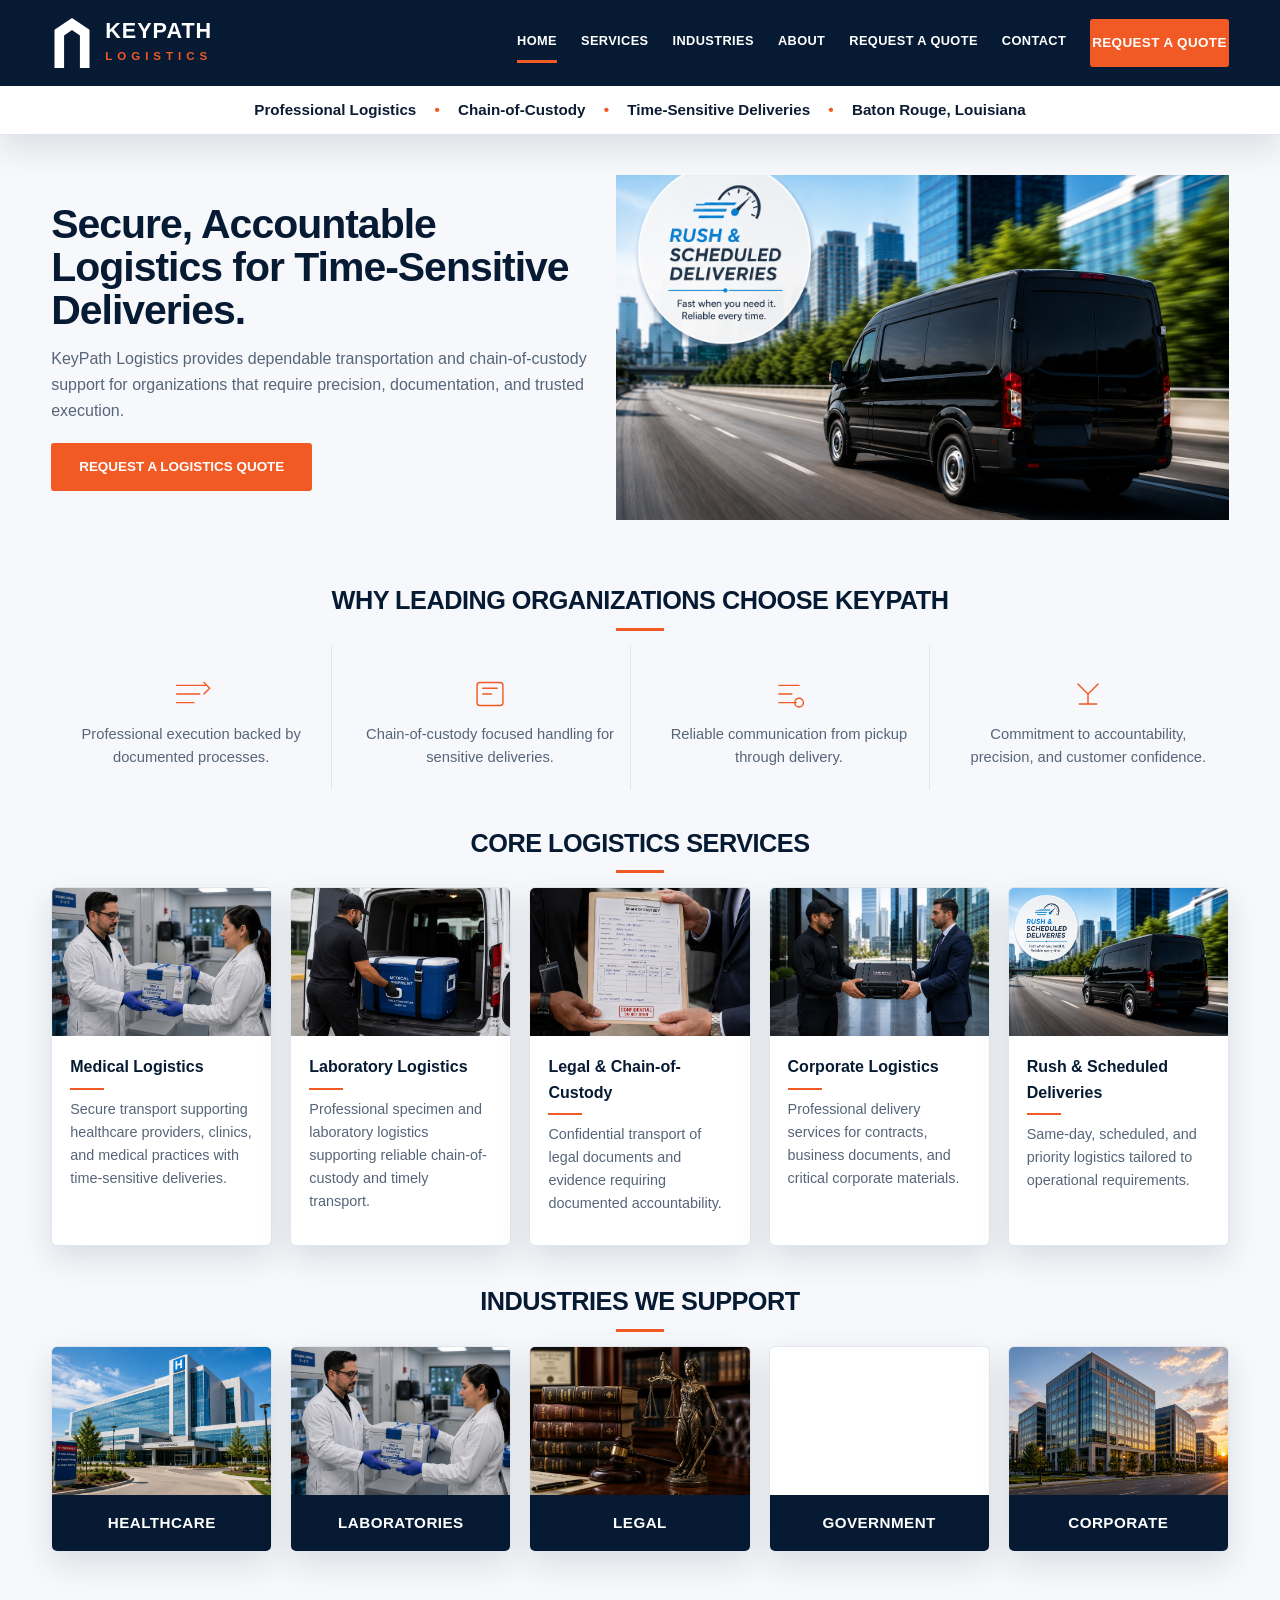
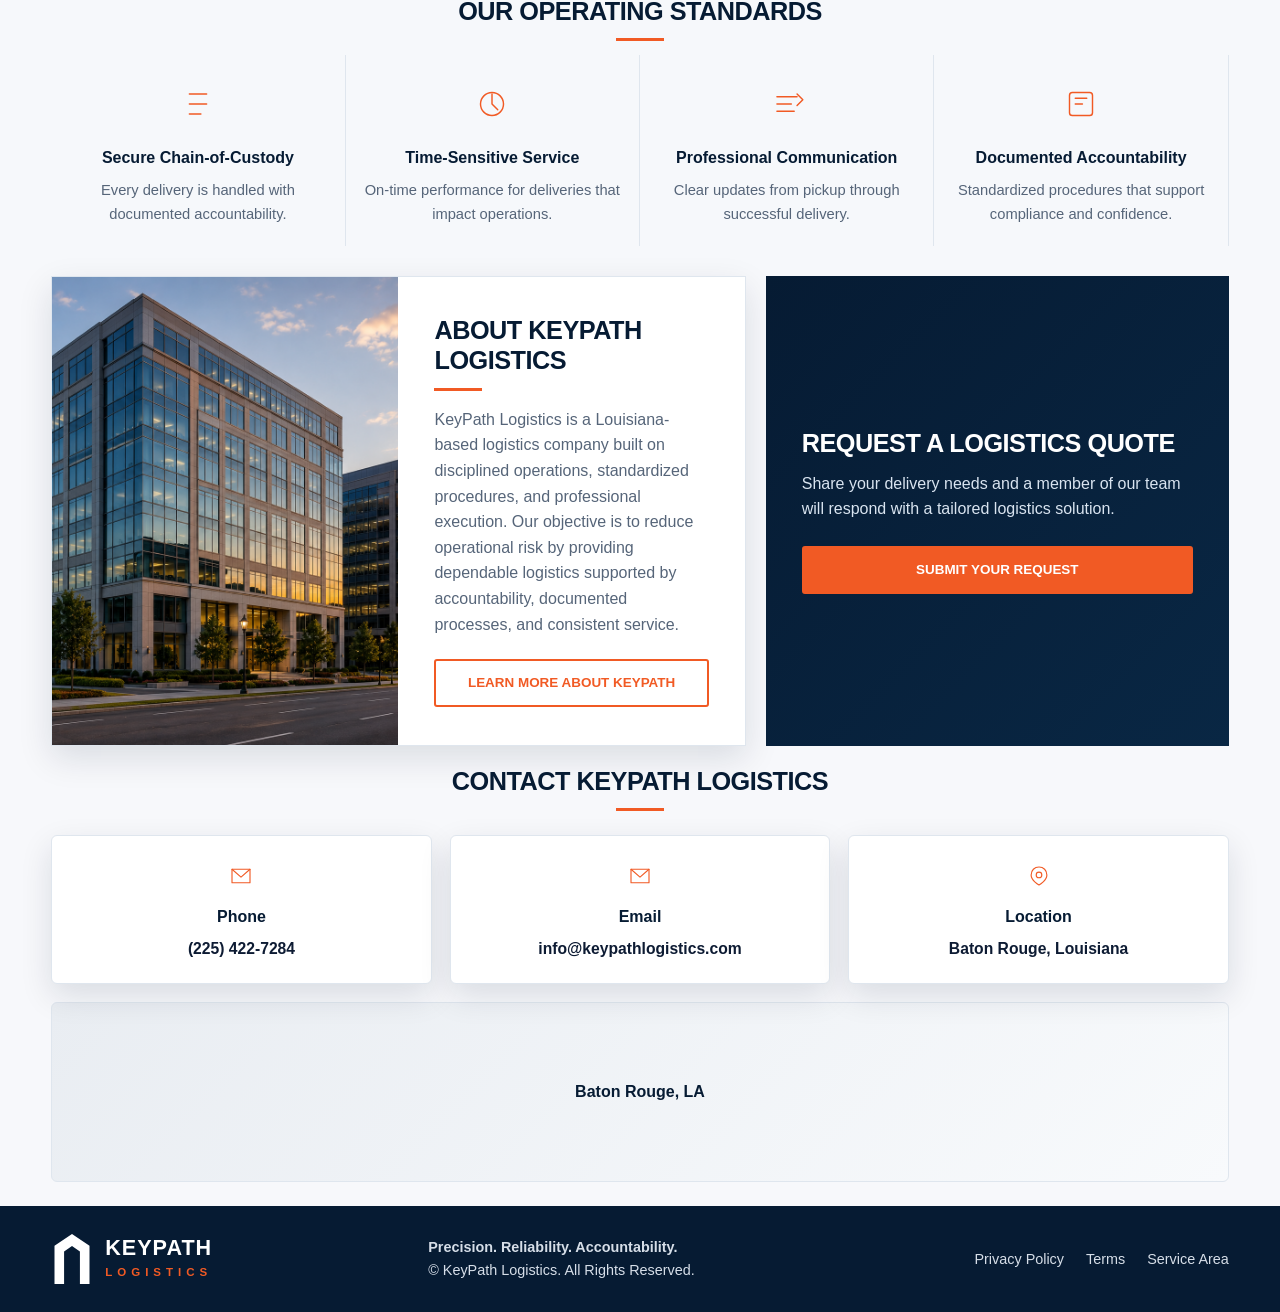
<file: index.html>
<!doctype html><html lang="en"><head>
<meta charset="utf-8"><meta name="viewport" content="width=device-width,initial-scale=1">
<meta name="description" content="KeyPath Logistics provides secure, accountable logistics and chain-of-custody services for healthcare, legal, government, and corporate organizations in Baton Rouge, Louisiana.">
<meta name="robots" content="index, follow">
<link rel="canonical" href="https://keypathlogistics.com/">
<link rel="icon" href="assets/logo/keypath-icon.svg" type="image/svg+xml">
<title>KeyPath Logistics | Secure, Accountable Logistics in Baton Rouge</title>
<meta property="og:title" content="KeyPath Logistics | Secure, Accountable Logistics in Baton Rouge">
<meta property="og:description" content="KeyPath Logistics provides secure, accountable logistics and chain-of-custody services for healthcare, legal, government, and corporate organizations in Baton Rouge.">
<meta property="og:type" content="website">
<meta property="og:url" content="https://keypathlogistics.com/">
<meta property="og:site_name" content="KeyPath Logistics">
<meta property="og:image" content="https://keypathlogistics.com/assets/logo/keypath-icon.svg">
<meta name="twitter:card" content="summary">
<meta name="twitter:title" content="KeyPath Logistics | Secure, Accountable Logistics in Baton Rouge">
<meta name="twitter:description" content="KeyPath Logistics provides secure, accountable logistics and chain-of-custody services for healthcare, legal, government, and corporate organizations in Baton Rouge.">
<meta name="twitter:url" content="https://keypathlogistics.com/">
<meta name="twitter:image" content="https://keypathlogistics.com/assets/logo/keypath-icon.svg">
<link rel="stylesheet" href="assets/css/styles.css"></head>
<script type="application/ld+json">{"@context":"https://schema.org","@type":"LocalBusiness","name":"KeyPath Logistics","telephone":"(225) 422-7284","email":"info@keypathlogistics.com","url":"https://keypathlogistics.com","address":{"@type":"PostalAddress","addressLocality":"Baton Rouge","addressRegion":"LA","addressCountry":"US"},"areaServed":"Louisiana and surrounding regions","description":"KeyPath Logistics provides secure, accountable logistics and chain-of-custody services for healthcare, legal, government, and corporate organizations."}</script><body>
<header class="topbar"><div class="container nav"><a class="brand" href="index.html"><img src="assets/logo/keypath-icon.svg" alt="KeyPath Logistics"><span><strong>KEYPATH</strong><small>LOGISTICS</small></span></a><nav class="menu" aria-label="Primary navigation"><a class="active" href="index.html">Home</a><a href="services.html">Services</a><a href="industries.html">Industries</a><a href="about.html">About</a><a href="quote.html">Request a Quote</a><a href="contact.html">Contact</a><a class="btn primary" href="quote.html">Request a Quote</a></nav></div><div class="trust">Professional Logistics <span>•</span> Chain-of-Custody <span>•</span> Time-Sensitive Deliveries <span>•</span> Baton Rouge, Louisiana</div></header>
<main>
<section class="hero home"><div class="container"><div class="hero-grid"><div class="hero-copy"><h1>Secure, Accountable Logistics for Time-Sensitive Deliveries.</h1><p>KeyPath Logistics provides dependable transportation and chain-of-custody support for organizations that require precision, documentation, and trusted execution.</p><a class="btn primary" href="quote.html">Request a Logistics Quote</a></div><div class="hero-media"><img src="assets/images/rush-delivery.jpg" alt="Secure logistics support for time-sensitive deliveries" loading="eager" decoding="async"></div></div></div></section>
<section class="section tight home-why"><div class="container"><h2>Why Leading Organizations Choose KeyPath</h2><div class="grid four"><div class="icon-card"><div class="icon"><svg viewBox="0 0 64 64" aria-hidden="true"><path d="M12 20h40M12 32h32M12 44h24"/><path d="M50 16l8 8-8 8"/></svg></div><p>Professional execution backed by documented processes.</p></div><div class="icon-card"><div class="icon"><svg viewBox="0 0 64 64" aria-hidden="true"><rect x="14" y="16" width="36" height="32" rx="4"/><path d="M22 24h20M22 32h12"/></svg></div><p>Chain-of-custody focused handling for sensitive deliveries.</p></div><div class="icon-card"><div class="icon"><svg viewBox="0 0 64 64" aria-hidden="true"><path d="M18 20h28"/><path d="M18 32h18"/><path d="M18 44h24"/><circle cx="46" cy="44" r="6"/></svg></div><p>Reliable communication from pickup through delivery.</p></div><div class="icon-card"><div class="icon"><svg viewBox="0 0 64 64" aria-hidden="true"><path d="M18 18l14 14 14-14"/><path d="M32 32v14"/><path d="M20 46h24"/></svg></div><p>Commitment to accountability, precision, and customer confidence.</p></div></div></div></section>
<section class="section light home-services"><div class="container"><h2>Core Logistics Services</h2><div class="grid five services-grid">
<article class="card"><img src="assets/images/medical-specimen-transfer.jpg" alt="Medical logistics support for healthcare providers" loading="lazy" decoding="async"><div class="card-body"><h3>Medical Logistics</h3><p>Secure transport supporting healthcare providers, clinics, and medical practices with time-sensitive deliveries.</p></div></article>
<article class="card"><img src="assets/images/temperature-controlled-delivery.jpg" alt="Laboratory logistics handling and specimen transport" loading="lazy" decoding="async"><div class="card-body"><h3>Laboratory Logistics</h3><p>Professional specimen and laboratory logistics supporting reliable chain-of-custody and timely transport.</p></div></article>
<article class="card"><img src="assets/images/chain-of-custody.jpg" alt="Legal and chain-of-custody logistics support" loading="lazy" decoding="async"><div class="card-body"><h3>Legal &amp; Chain-of-Custody</h3><p>Confidential transport of legal documents and evidence requiring documented accountability.</p></div></article>
<!-- TODO: Replace with approved local asset --><article class="card"><img src="assets/images/secure-courier.jpg" alt="Secure courier support for corporate deliveries" loading="lazy" decoding="async"><div class="card-body"><h3>Corporate Logistics</h3><p>Professional delivery services for contracts, business documents, and critical corporate materials.</p></div></article>
<article class="card"><img src="assets/images/rush-delivery.jpg" alt="Rush and scheduled logistics delivery support" loading="lazy" decoding="async"><div class="card-body"><h3>Rush &amp; Scheduled Deliveries</h3><p>Same-day, scheduled, and priority logistics tailored to operational requirements.</p></div></article>
</div></div></section>
<section class="section home-industries"><div class="container"><h2>Industries We Support</h2><div class="grid five industries-grid">
<article class="card dark-title"><img src="assets/images/healthcare-hospital.jpg" alt="Healthcare logistics" loading="lazy" decoding="async"><h3>Healthcare</h3></article><article class="card dark-title"><img src="assets/images/medical-specimen-transfer.jpg" alt="Laboratory logistics" loading="lazy" decoding="async"><h3>Laboratories</h3></article><article class="card dark-title"><img src="assets/images/legal-courier.jpg" alt="Legal office logistics" loading="lazy" decoding="async"><h3>Legal</h3></article><article class="card dark-title"><img src="assets/images/government-courier.jpg" alt="Government logistics" loading="lazy" decoding="async"><h3>Government</h3></article><article class="card dark-title"><img src="assets/images/about-office-building.jpg" alt="Corporate logistics" loading="lazy" decoding="async"><h3>Corporate</h3></article>
</div></div></section>
<section class="section tight light home-commitments"><div class="container"><h2>Our Operating Standards</h2><div class="commit"><div class="icon-card"><div class="icon"><svg viewBox="0 0 64 64" aria-hidden="true"><path d="M20 18h24"/><path d="M20 32h24"/><path d="M20 46h16"/></svg></div><h3>Secure Chain-of-Custody</h3><p>Every delivery is handled with documented accountability.</p></div><div class="icon-card"><div class="icon"><svg viewBox="0 0 64 64" aria-hidden="true"><circle cx="32" cy="32" r="16"/><path d="M32 18v14l8 8"/></svg></div><h3>Time-Sensitive Service</h3><p>On-time performance for deliveries that impact operations.</p></div><div class="icon-card"><div class="icon"><svg viewBox="0 0 64 64" aria-hidden="true"><path d="M18 22h28"/><path d="M18 32h20"/><path d="M18 42h24"/><path d="M46 18l8 8-8 8"/></svg></div><h3>Professional Communication</h3><p>Clear updates from pickup through successful delivery.</p></div><div class="icon-card"><div class="icon"><svg viewBox="0 0 64 64" aria-hidden="true"><rect x="16" y="16" width="32" height="32" rx="4"/><path d="M24 24h16M24 32h10"/></svg></div><h3>Documented Accountability</h3><p>Standardized procedures that support compliance and confidence.</p></div></div></div></section>
<section class="about-quote"><div class="container about-quote-grid"><div class="about-panel"><div class="about-visual"><img src="assets/images/about-office-building.jpg" alt="Professional logistics operations and client confidence" loading="lazy" decoding="async"></div><div class="about-copy"><h2>About KeyPath Logistics</h2><p>KeyPath Logistics is a Louisiana-based logistics company built on disciplined operations, standardized procedures, and professional execution. Our objective is to reduce operational risk by providing dependable logistics supported by accountability, documented processes, and consistent service.</p><a class="btn outline" href="about.html">Learn More About KeyPath</a></div></div><div class="quote-panel"><h2>Request a Logistics Quote</h2><p>Share your delivery needs and a member of our team will respond with a tailored logistics solution.</p><a class="btn primary" href="quote.html">Submit Your Request</a></div></div></section>
<section class="section tight contact-section"><div class="container"><h2>Contact KeyPath Logistics</h2><div class="contact-cards"><div class="contact-card"><div class="icon"><svg viewBox="0 0 64 64" aria-hidden="true"><path d="M16 20h32v24H16z"/><path d="M16 20l16 14 16-14"/></svg></div><h3>Phone</h3><p>(225) 422-7284</p></div><div class="contact-card"><div class="icon"><svg viewBox="0 0 64 64" aria-hidden="true"><path d="M16 20h32v24H16z"/><path d="M16 20l16 14 16-14"/></svg></div><h3>Email</h3><p>info@keypathlogistics.com</p></div><div class="contact-card"><div class="icon"><svg viewBox="0 0 64 64" aria-hidden="true"><path d="M32 16c-8 0-14 6-14 14 0 10 14 18 14 18s14-8 14-18c0-8-6-14-14-14z"/><circle cx="32" cy="30" r="5"/></svg></div><h3>Location</h3><p>Baton Rouge, Louisiana</p></div></div><div class="map">Baton Rouge, LA</div></div></section>
</main><footer class="footer"><div class="container footer-grid"><a class="brand" href="index.html"><img src="assets/logo/keypath-icon.svg" alt="KeyPath Logistics"><span><strong>KEYPATH</strong><small>LOGISTICS</small></span></a><p><strong>Precision. Reliability. Accountability.</strong><br>© KeyPath Logistics. All Rights Reserved.</p><div class="footer-links"><span>Privacy Policy</span><span>Terms</span><span>Service Area</span></div></div></footer><script src="assets/js/main.js"></script></body></html>
</file>
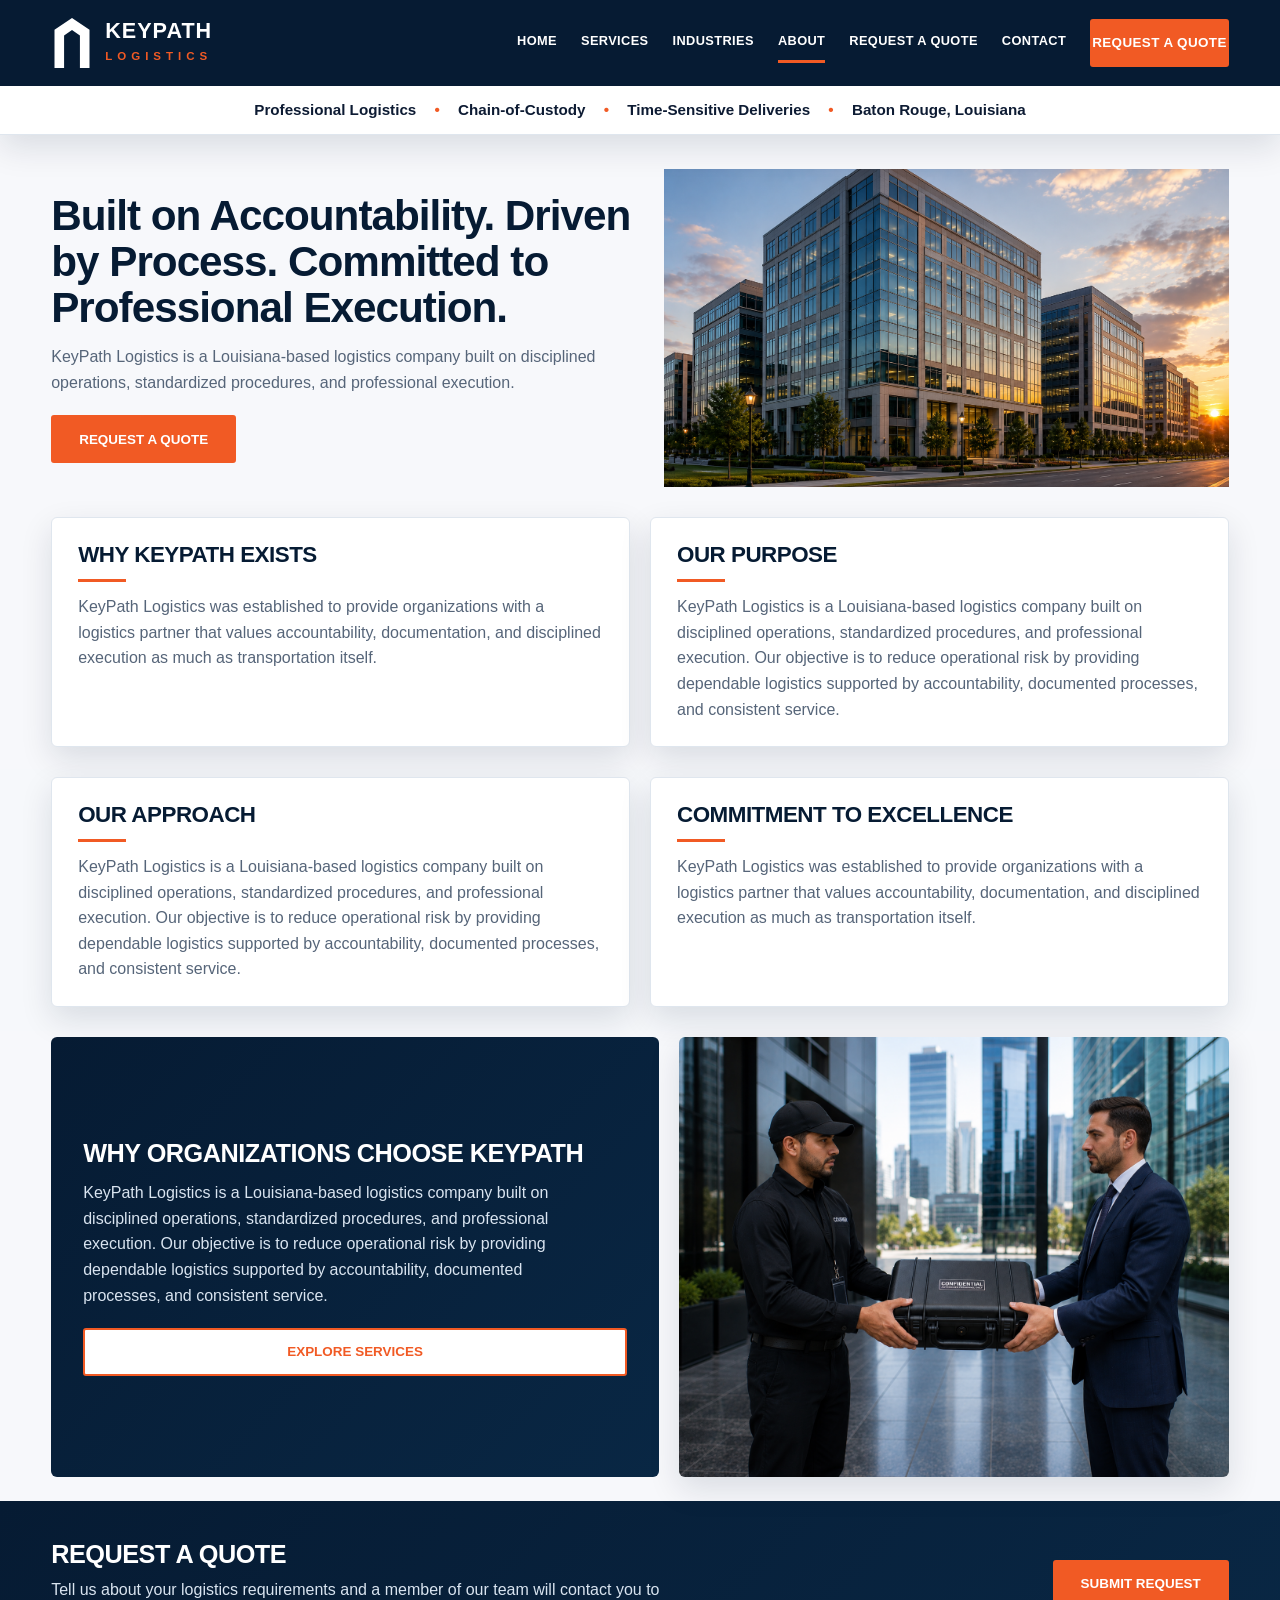
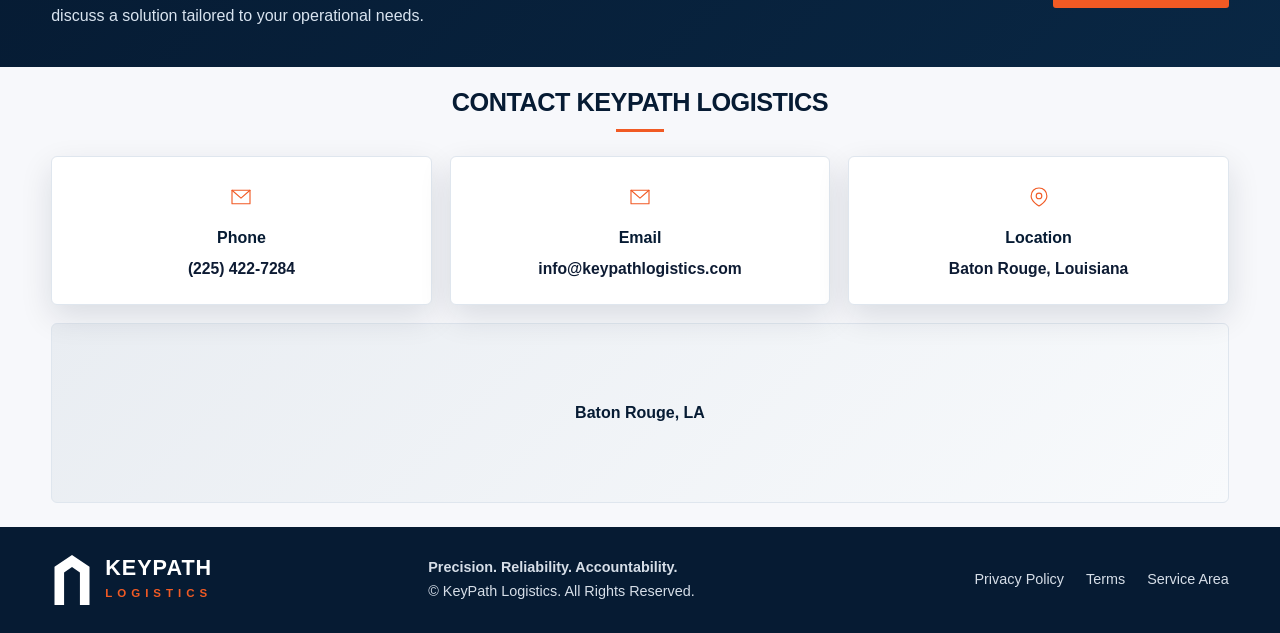
<file: about.html>
<!DOCTYPE html>
<html lang="en">
<head><meta charset="UTF-8"><meta name="viewport" content="width=device-width, initial-scale=1.0"><meta name="description" content="Learn about KeyPath Logistics, our disciplined approach, documented accountability, and professional logistics services in Baton Rouge, Louisiana."><meta name="robots" content="index, follow"><link rel="canonical" href="https://keypathlogistics.com/about.html"><link rel="icon" href="assets/logo/keypath-icon.svg" type="image/svg+xml"><title>About KeyPath Logistics | Professional Logistics</title><meta property="og:title" content="About KeyPath Logistics | Professional Logistics"><meta property="og:description" content="Learn about KeyPath Logistics, our disciplined approach, documented accountability, and professional logistics services in Baton Rouge."><meta property="og:type" content="website"><meta property="og:url" content="https://keypathlogistics.com/about.html"><meta property="og:site_name" content="KeyPath Logistics"><meta property="og:image" content="https://keypathlogistics.com/assets/logo/keypath-icon.svg"><meta name="twitter:card" content="summary"><meta name="twitter:title" content="About KeyPath Logistics | Professional Logistics"><meta name="twitter:description" content="Learn about KeyPath Logistics, our disciplined approach, documented accountability, and professional logistics services in Baton Rouge."><meta name="twitter:url" content="https://keypathlogistics.com/about.html"><meta name="twitter:image" content="https://keypathlogistics.com/assets/logo/keypath-icon.svg"><link rel="stylesheet" href="assets/css/styles.css"></head>
<body>
<header class="topbar"><div class="container nav"><a class="brand" href="index.html"><img src="assets/logo/keypath-icon.svg" alt="KeyPath Logistics"><span><strong>KEYPATH</strong><small>LOGISTICS</small></span></a><nav class="menu" aria-label="Primary navigation"><a href="index.html">Home</a><a href="services.html">Services</a><a href="industries.html">Industries</a><a class="active" href="about.html">About</a><a href="quote.html">Request a Quote</a><a href="contact.html">Contact</a><a class="btn primary" href="quote.html">Request a Quote</a></nav></div><div class="trust">Professional Logistics <span>•</span> Chain-of-Custody <span>•</span> Time-Sensitive Deliveries <span>•</span> Baton Rouge, Louisiana</div></header>
<main>
<section class="page-hero about-hero"><div class="container page-hero-grid"><div class="page-hero-copy"><h1>Built on Accountability. Driven by Process. Committed to Professional Execution.</h1><p>KeyPath Logistics is a Louisiana-based logistics company built on disciplined operations, standardized procedures, and professional execution.</p><a class="btn primary" href="quote.html">Request a Quote</a></div><div class="page-hero-media"><img src="assets/images/about-office-building.jpg" alt="Professional logistics operations and accountability" loading="eager" decoding="async"></div></div></section>
<section class="section about-intro"><div class="container about-grid"><article class="about-card"><h2>Why KeyPath Exists</h2><p>KeyPath Logistics was established to provide organizations with a logistics partner that values accountability, documentation, and disciplined execution as much as transportation itself.</p></article><article class="about-card"><h2>Our Purpose</h2><p>KeyPath Logistics is a Louisiana-based logistics company built on disciplined operations, standardized procedures, and professional execution. Our objective is to reduce operational risk by providing dependable logistics supported by accountability, documented processes, and consistent service.</p></article></div></section>
<section class="section light about-approach"><div class="container about-grid"><article class="about-card"><h2>Our Approach</h2><p>KeyPath Logistics is a Louisiana-based logistics company built on disciplined operations, standardized procedures, and professional execution. Our objective is to reduce operational risk by providing dependable logistics supported by accountability, documented processes, and consistent service.</p></article><article class="about-card"><h2>Commitment to Excellence</h2><p>KeyPath Logistics was established to provide organizations with a logistics partner that values accountability, documentation, and disciplined execution as much as transportation itself.</p></article></div></section>
<section class="section about-choose"><div class="container about-choose-grid"><div class="about-quote-panel"><h2>Why Organizations Choose KeyPath</h2><p>KeyPath Logistics is a Louisiana-based logistics company built on disciplined operations, standardized procedures, and professional execution. Our objective is to reduce operational risk by providing dependable logistics supported by accountability, documented processes, and consistent service.</p><a class="btn outline" href="services.html">Explore Services</a></div><div class="about-visual-block"><img src="assets/images/secure-courier.jpg" alt="Secure professional logistics support" loading="lazy" decoding="async"></div></div></section>
<section class="cta-band"><div class="container cta-flex"><div><h2>Request a Quote</h2><p>Tell us about your logistics requirements and a member of our team will contact you to discuss a solution tailored to your operational needs.</p></div><a class="btn primary" href="quote.html">Submit Request</a></div></section>
<section class="section tight contact-section"><div class="container"><h2>Contact KeyPath Logistics</h2><div class="contact-cards"><div class="contact-card"><div class="icon"><svg viewBox="0 0 64 64" aria-hidden="true"><path d="M16 20h32v24H16z"/><path d="M16 20l16 14 16-14"/></svg></div><h3>Phone</h3><p>(225) 422-7284</p></div><div class="contact-card"><div class="icon"><svg viewBox="0 0 64 64" aria-hidden="true"><path d="M16 20h32v24H16z"/><path d="M16 20l16 14 16-14"/></svg></div><h3>Email</h3><p>info@keypathlogistics.com</p></div><div class="contact-card"><div class="icon"><svg viewBox="0 0 64 64" aria-hidden="true"><path d="M32 16c-8 0-14 6-14 14 0 10 14 18 14 18s14-8 14-18c0-8-6-14-14-14z"/><circle cx="32" cy="30" r="5"/></svg></div><h3>Location</h3><p>Baton Rouge, Louisiana</p></div></div><div class="map">Baton Rouge, LA</div></div></section>
</main>
<footer class="footer"><div class="container footer-grid"><a class="brand" href="index.html"><img src="assets/logo/keypath-icon.svg" alt="KeyPath Logistics"><span><strong>KEYPATH</strong><small>LOGISTICS</small></span></a><p><strong>Precision. Reliability. Accountability.</strong><br>© KeyPath Logistics. All Rights Reserved.</p><div class="footer-links"><span>Privacy Policy</span><span>Terms</span><span>Service Area</span></div></div></footer>
</body>
</html>
</file>
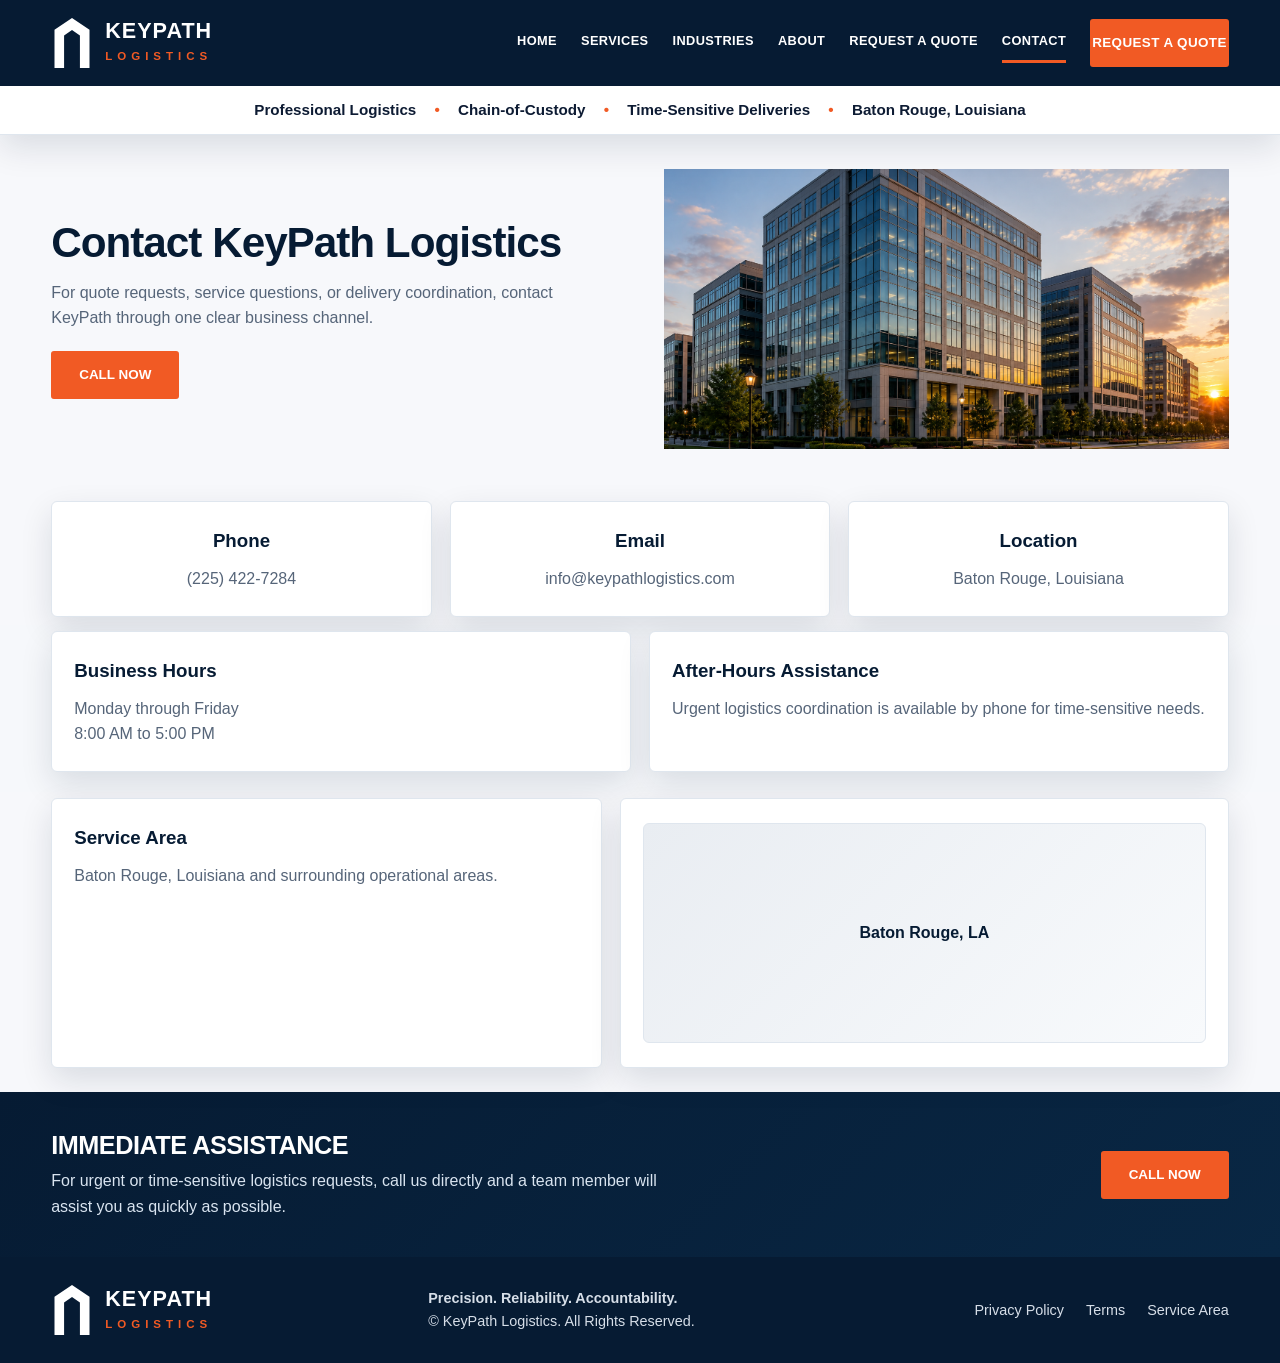
<file: contact.html>
<!DOCTYPE html>
<html lang="en">
<head><meta charset="UTF-8"><meta name="viewport" content="width=device-width, initial-scale=1.0"><meta name="description" content="Contact KeyPath Logistics for logistics assistance, business hours, and service coordination in Baton Rouge, Louisiana."><meta name="robots" content="index, follow"><link rel="canonical" href="https://keypathlogistics.com/contact.html"><link rel="icon" href="assets/logo/keypath-icon.svg" type="image/svg+xml"><title>Contact KeyPath Logistics | Baton Rouge, Louisiana</title><meta property="og:title" content="Contact KeyPath Logistics | Baton Rouge, Louisiana"><meta property="og:description" content="Contact KeyPath Logistics for logistics assistance, business hours, and service coordination in Baton Rouge, Louisiana."><meta property="og:type" content="website"><meta property="og:url" content="https://keypathlogistics.com/contact.html"><meta property="og:site_name" content="KeyPath Logistics"><meta property="og:image" content="https://keypathlogistics.com/assets/logo/keypath-icon.svg"><meta name="twitter:card" content="summary"><meta name="twitter:title" content="Contact KeyPath Logistics | Baton Rouge, Louisiana"><meta name="twitter:description" content="Contact KeyPath Logistics for logistics assistance, business hours, and service coordination in Baton Rouge, Louisiana."><meta name="twitter:url" content="https://keypathlogistics.com/contact.html"><meta name="twitter:image" content="https://keypathlogistics.com/assets/logo/keypath-icon.svg"><link rel="stylesheet" href="assets/css/styles.css"></head>
<body>
<header class="topbar"><div class="container nav"><a class="brand" href="index.html"><img src="assets/logo/keypath-icon.svg" alt="KeyPath Logistics"><span><strong>KEYPATH</strong><small>LOGISTICS</small></span></a><nav class="menu" aria-label="Primary navigation"><a href="index.html">Home</a><a href="services.html">Services</a><a href="industries.html">Industries</a><a href="about.html">About</a><a href="quote.html">Request a Quote</a><a class="active" href="contact.html">Contact</a><a class="btn primary" href="quote.html">Request a Quote</a></nav></div><div class="trust">Professional Logistics <span>•</span> Chain-of-Custody <span>•</span> Time-Sensitive Deliveries <span>•</span> Baton Rouge, Louisiana</div></header>
<main>
<section class="page-hero contact-hero"><div class="container page-hero-grid"><div class="page-hero-copy"><h1>Contact KeyPath Logistics</h1><p>For quote requests, service questions, or delivery coordination, contact KeyPath through one clear business channel.</p><a class="btn primary" href="tel:2254227284">Call Now</a></div><div class="page-hero-media"><img src="assets/images/about-office-building.jpg" alt="Contact KeyPath logistics coordination" loading="eager" decoding="async"></div></div></section>
<section class="section contact-overview contact-section"><div class="container contact-cards-grid"><article class="contact-detail-card"><h3>Phone</h3><p><a href="tel:2254227284">(225) 422-7284</a></p></article><article class="contact-detail-card"><h3>Email</h3><p><a href="mailto:info@keypathlogistics.com">info@keypathlogistics.com</a></p></article><article class="contact-detail-card"><h3>Location</h3><p>Baton Rouge, Louisiana</p></article></div></section>
<section class="section light contact-info-grid-section"><div class="container contact-info-grid"><div class="contact-info-card"><h3>Business Hours</h3><p>Monday through Friday<br>8:00 AM to 5:00 PM</p></div><div class="contact-info-card"><h3>After-Hours Assistance</h3><p>Urgent logistics coordination is available by phone for time-sensitive needs.</p></div></div></section>
<section class="section location-section"><div class="container location-grid"><div class="location-card"><h3>Service Area</h3><p>Baton Rouge, Louisiana and surrounding operational areas.</p></div><div class="map-card"><div class="map">Baton Rouge, LA</div></div></div></section>
<section class="cta-band"><div class="container cta-flex"><div><h2>Immediate Assistance</h2><p>For urgent or time-sensitive logistics requests, call us directly and a team member will assist you as quickly as possible.</p></div><a class="btn primary" href="tel:2254227284">Call Now</a></div></section>
</main>
<footer class="footer"><div class="container footer-grid"><a class="brand" href="index.html"><img src="assets/logo/keypath-icon.svg" alt="KeyPath Logistics"><span><strong>KEYPATH</strong><small>LOGISTICS</small></span></a><p><strong>Precision. Reliability. Accountability.</strong><br>© KeyPath Logistics. All Rights Reserved.</p><div class="footer-links"><span>Privacy Policy</span><span>Terms</span><span>Service Area</span></div></div></footer>
</body>
</html>
</file>
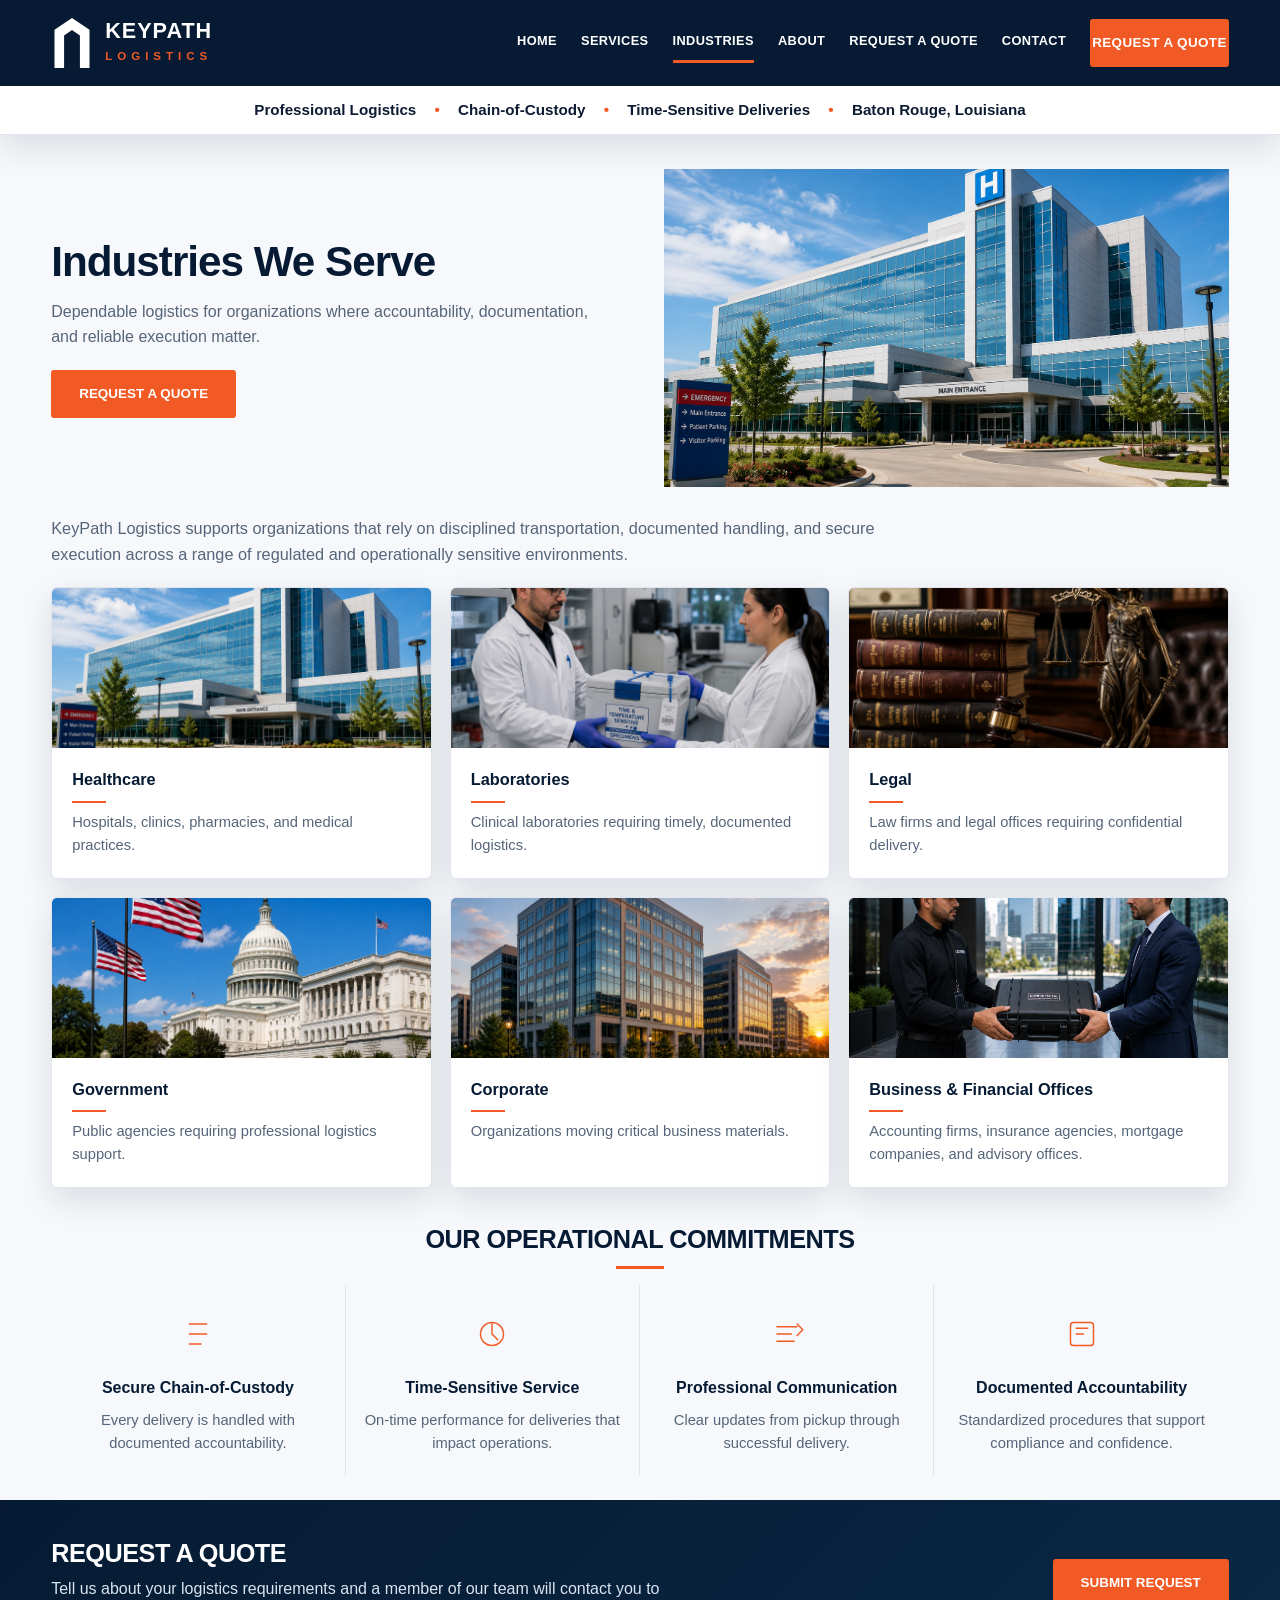
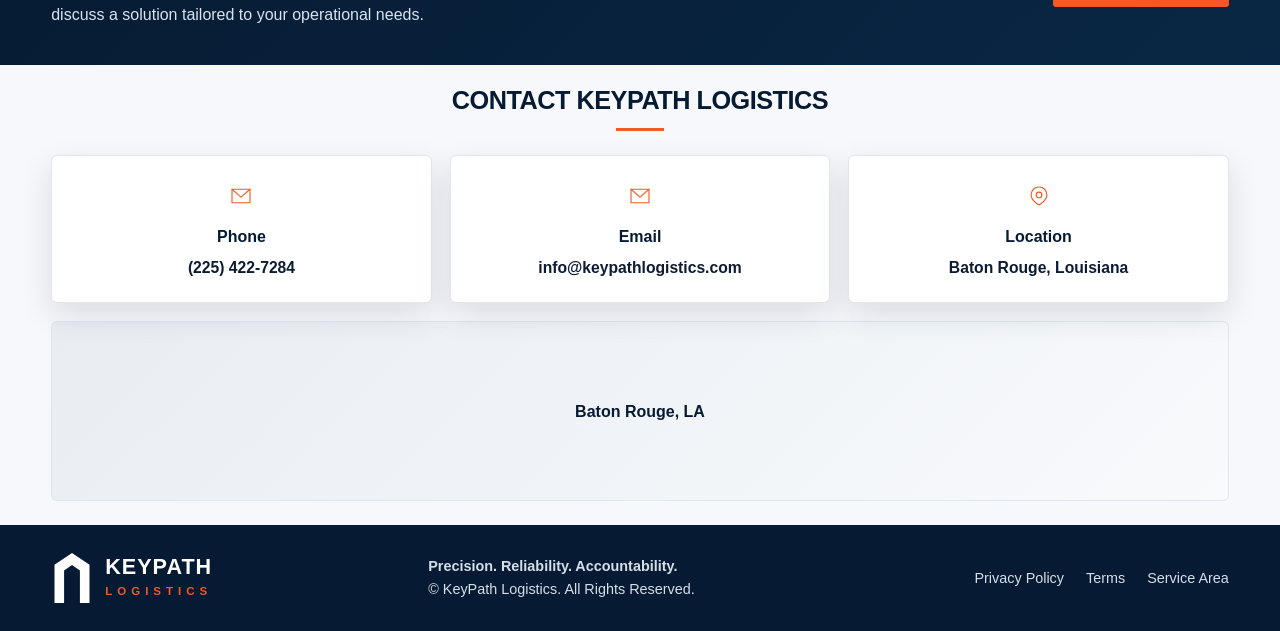
<file: industries.html>
<!DOCTYPE html>
<html lang="en">
<head><meta charset="UTF-8"><meta name="viewport" content="width=device-width, initial-scale=1.0"><meta name="description" content="KeyPath Logistics supports healthcare, laboratories, legal, government, corporate, and financial organizations with accountable logistics throughout Louisiana."><meta name="robots" content="index, follow"><link rel="canonical" href="https://keypathlogistics.com/industries.html"><link rel="icon" href="assets/logo/keypath-icon.svg" type="image/svg+xml"><title>Industries Served | KeyPath Logistics</title><meta property="og:title" content="Industries Served | KeyPath Logistics"><meta property="og:description" content="KeyPath Logistics supports healthcare, laboratories, legal, government, corporate, and financial organizations with accountable logistics throughout Louisiana."><meta property="og:type" content="website"><meta property="og:url" content="https://keypathlogistics.com/industries.html"><meta property="og:site_name" content="KeyPath Logistics"><meta property="og:image" content="https://keypathlogistics.com/assets/logo/keypath-icon.svg"><meta name="twitter:card" content="summary"><meta name="twitter:title" content="Industries Served | KeyPath Logistics"><meta name="twitter:description" content="KeyPath Logistics supports healthcare, laboratories, legal, government, corporate, and financial organizations with accountable logistics throughout Louisiana."><meta name="twitter:url" content="https://keypathlogistics.com/industries.html"><meta name="twitter:image" content="https://keypathlogistics.com/assets/logo/keypath-icon.svg"><link rel="stylesheet" href="assets/css/styles.css"></head>
<body>
<header class="topbar"><div class="container nav"><a class="brand" href="index.html"><img src="assets/logo/keypath-icon.svg" alt="KeyPath Logistics"><span><strong>KEYPATH</strong><small>LOGISTICS</small></span></a><nav class="menu" aria-label="Primary navigation"><a href="index.html">Home</a><a href="services.html">Services</a><a class="active" href="industries.html">Industries</a><a href="about.html">About</a><a href="quote.html">Request a Quote</a><a href="contact.html">Contact</a><a class="btn primary" href="quote.html">Request a Quote</a></nav></div><div class="trust">Professional Logistics <span>•</span> Chain-of-Custody <span>•</span> Time-Sensitive Deliveries <span>•</span> Baton Rouge, Louisiana</div></header>
<main>
<section class="page-hero"><div class="container page-hero-grid"><div class="page-hero-copy"><h1>Industries We Serve</h1><p>Dependable logistics for organizations where accountability, documentation, and reliable execution matter.</p><a class="btn primary" href="quote.html">Request a Quote</a></div><div class="page-hero-media"><img src="assets/images/healthcare-hospital.jpg" alt="Healthcare logistics support for regulated industries" loading="eager" decoding="async"></div></div></section>
<section class="section industries-list-section"><div class="container"><p class="services-intro">KeyPath Logistics supports organizations that rely on disciplined transportation, documented handling, and secure execution across a range of regulated and operationally sensitive environments.</p><div class="industry-grid"><article class="industry-card"><div class="industry-card-media"><img src="assets/images/healthcare-hospital.jpg" alt="Healthcare logistics detail" loading="lazy" decoding="async"></div><div class="industry-card-copy"><h3>Healthcare</h3><p>Hospitals, clinics, pharmacies, and medical practices.</p></div></article><article class="industry-card"><div class="industry-card-media"><img src="assets/images/medical-specimen-transfer.jpg" alt="Laboratory logistics detail" loading="lazy" decoding="async"></div><div class="industry-card-copy"><h3>Laboratories</h3><p>Clinical laboratories requiring timely, documented logistics.</p></div></article><article class="industry-card"><div class="industry-card-media"><img src="assets/images/legal-courier.jpg" alt="Legal logistics detail" loading="lazy" decoding="async"></div><div class="industry-card-copy"><h3>Legal</h3><p>Law firms and legal offices requiring confidential delivery.</p></div></article><article class="industry-card"><div class="industry-card-media"><img src="assets/images/government-courier.jpg" alt="Government logistics detail" loading="lazy" decoding="async"></div><div class="industry-card-copy"><h3>Government</h3><p>Public agencies requiring professional logistics support.</p></div></article><article class="industry-card"><div class="industry-card-media"><img src="assets/images/about-office-building.jpg" alt="Corporate logistics detail" loading="lazy" decoding="async"></div><div class="industry-card-copy"><h3>Corporate</h3><p>Organizations moving critical business materials.</p></div></article><article class="industry-card"><div class="industry-card-media"><img src="assets/images/secure-courier.jpg" alt="Business and financial logistics detail" loading="lazy" decoding="async"></div><div class="industry-card-copy"><h3>Business &amp; Financial Offices</h3><p>Accounting firms, insurance agencies, mortgage companies, and advisory offices.</p></div></article></div></div></section>
<section class="section light commitments-section"><div class="container"><h2>Our Operational Commitments</h2><div class="commit-grid"><div class="icon-card"><div class="icon"><svg viewBox="0 0 64 64" aria-hidden="true"><path d="M20 18h24"/><path d="M20 32h24"/><path d="M20 46h16"/></svg></div><h3>Secure Chain-of-Custody</h3><p>Every delivery is handled with documented accountability.</p></div><div class="icon-card"><div class="icon"><svg viewBox="0 0 64 64" aria-hidden="true"><circle cx="32" cy="32" r="16"/><path d="M32 18v14l8 8"/></svg></div><h3>Time-Sensitive Service</h3><p>On-time performance for deliveries that impact operations.</p></div><div class="icon-card"><div class="icon"><svg viewBox="0 0 64 64" aria-hidden="true"><path d="M18 22h28"/><path d="M18 32h20"/><path d="M18 42h24"/><path d="M46 18l8 8-8 8"/></svg></div><h3>Professional Communication</h3><p>Clear updates from pickup through successful delivery.</p></div><div class="icon-card"><div class="icon"><svg viewBox="0 0 64 64" aria-hidden="true"><rect x="16" y="16" width="32" height="32" rx="4"/><path d="M24 24h16M24 32h10"/></svg></div><h3>Documented Accountability</h3><p>Standardized procedures that support compliance and confidence.</p></div></div></div></section>
<section class="cta-band"><div class="container cta-flex"><div><h2>Request a Quote</h2><p>Tell us about your logistics requirements and a member of our team will contact you to discuss a solution tailored to your operational needs.</p></div><a class="btn primary" href="quote.html">Submit Request</a></div></section>
<section class="section tight contact-section"><div class="container"><h2>Contact KeyPath Logistics</h2><div class="contact-cards"><div class="contact-card"><div class="icon"><svg viewBox="0 0 64 64" aria-hidden="true"><path d="M16 20h32v24H16z"/><path d="M16 20l16 14 16-14"/></svg></div><h3>Phone</h3><p>(225) 422-7284</p></div><div class="contact-card"><div class="icon"><svg viewBox="0 0 64 64" aria-hidden="true"><path d="M16 20h32v24H16z"/><path d="M16 20l16 14 16-14"/></svg></div><h3>Email</h3><p>info@keypathlogistics.com</p></div><div class="contact-card"><div class="icon"><svg viewBox="0 0 64 64" aria-hidden="true"><path d="M32 16c-8 0-14 6-14 14 0 10 14 18 14 18s14-8 14-18c0-8-6-14-14-14z"/><circle cx="32" cy="30" r="5"/></svg></div><h3>Location</h3><p>Baton Rouge, Louisiana</p></div></div><div class="map">Baton Rouge, LA</div></div></section>
</main>
<footer class="footer"><div class="container footer-grid"><a class="brand" href="index.html"><img src="assets/logo/keypath-icon.svg" alt="KeyPath Logistics"><span><strong>KEYPATH</strong><small>LOGISTICS</small></span></a><p><strong>Precision. Reliability. Accountability.</strong><br>© KeyPath Logistics. All Rights Reserved.</p><div class="footer-links"><span>Privacy Policy</span><span>Terms</span><span>Service Area</span></div></div></footer>
</body>
</html>
</file>
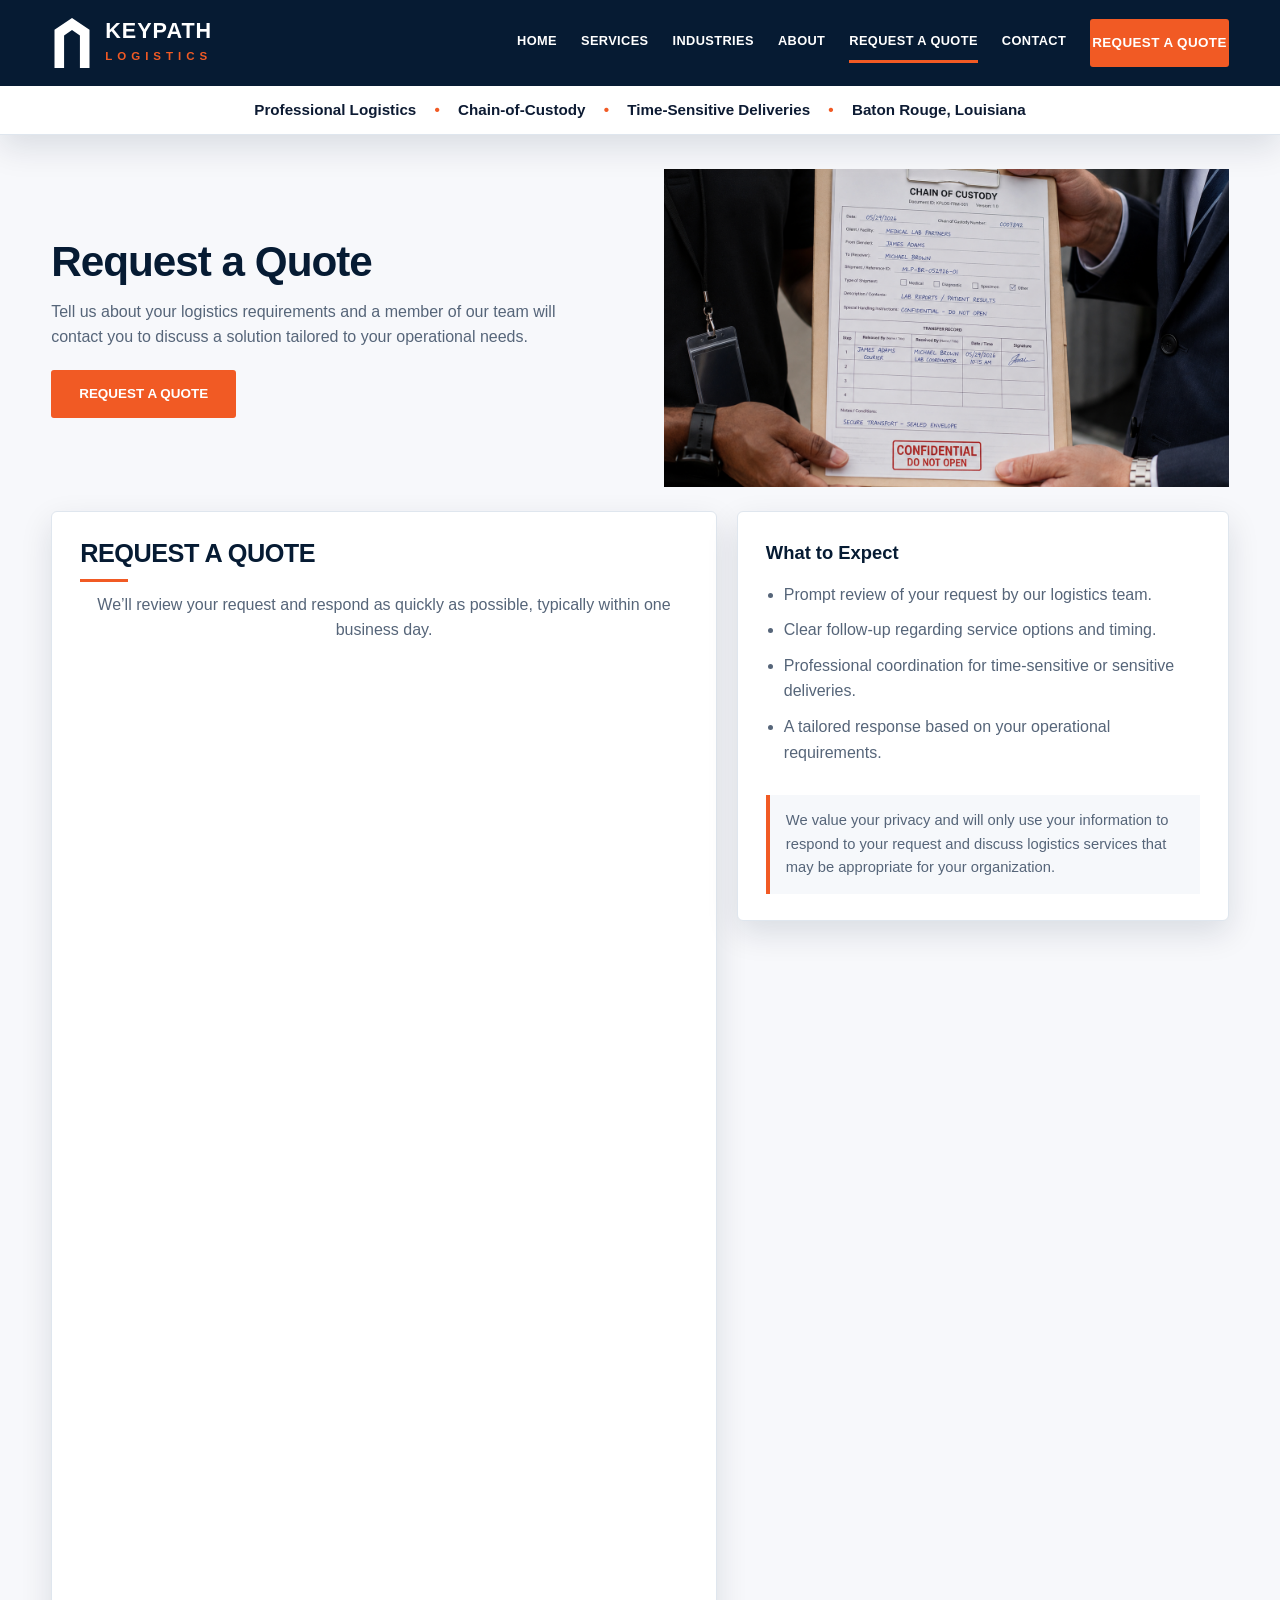
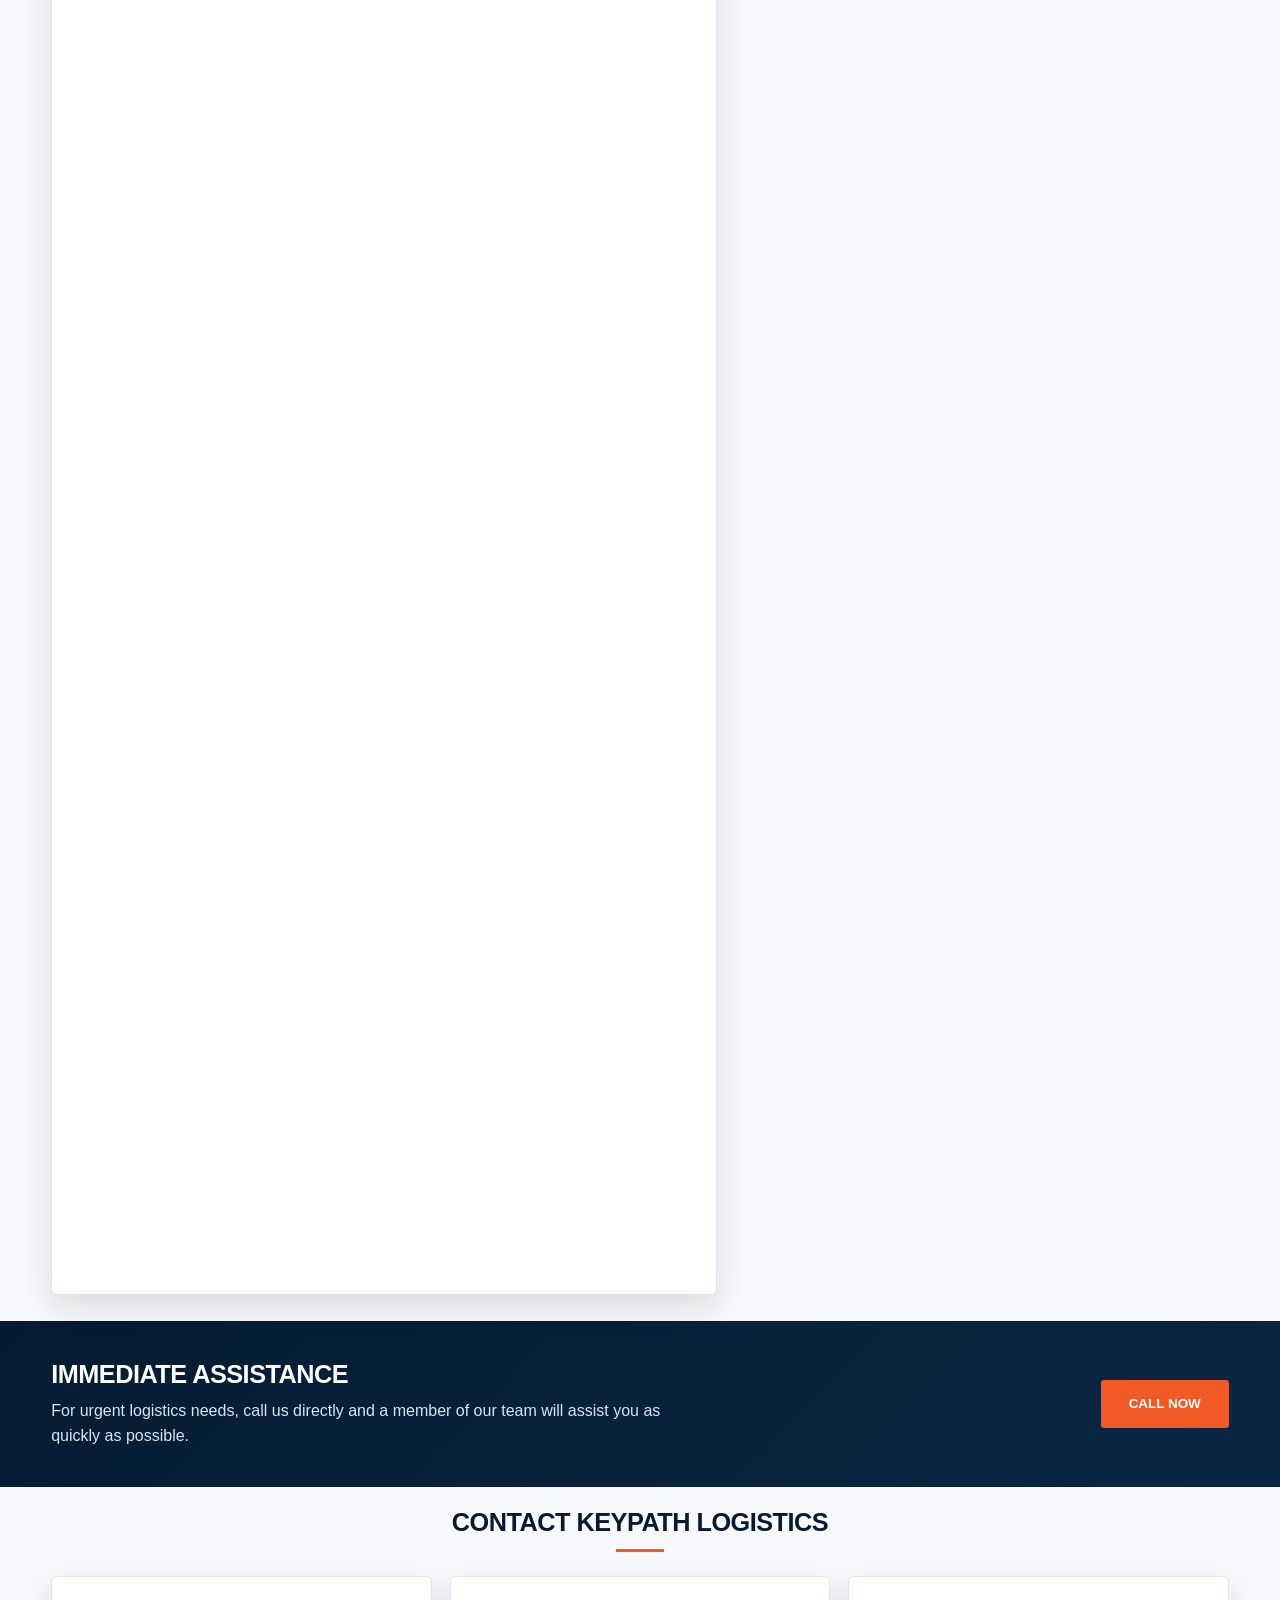
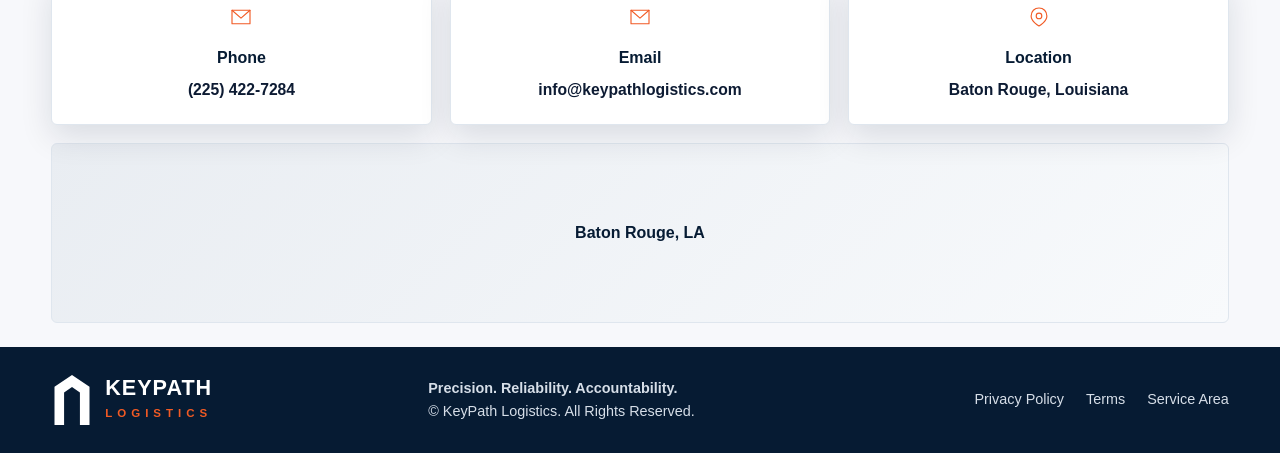
<file: quote.html>
<!DOCTYPE html>
<html lang="en">

<head>
    <meta charset="UTF-8">
    <meta name="viewport" content="width=device-width, initial-scale=1.0">
    <meta name="description"
        content="Request a quote for secure, accountable logistics and chain-of-custody support from KeyPath Logistics in Baton Rouge, Louisiana.">
    <meta name="robots" content="index, follow">
    <link rel="canonical" href="https://keypathlogistics.com/quote.html">
    <link rel="icon" href="assets/logo/keypath-icon.svg" type="image/svg+xml">
    <title>Request a Quote | KeyPath Logistics</title>
    <meta property="og:title" content="Request a Quote | KeyPath Logistics">
    <meta property="og:description"
        content="Request a quote for secure, time-sensitive logistics and chain-of-custody support from KeyPath Logistics in Baton Rouge.">
    <meta property="og:type" content="website">
    <meta property="og:url" content="https://keypathlogistics.com/quote.html">
    <meta property="og:site_name" content="KeyPath Logistics">
    <meta property="og:image" content="https://keypathlogistics.com/assets/logo/keypath-icon.svg">
    <meta name="twitter:card" content="summary">
    <meta name="twitter:title" content="Request a Quote | KeyPath Logistics">
    <meta name="twitter:description"
        content="Request a quote for secure, time-sensitive logistics and chain-of-custody support from KeyPath Logistics in Baton Rouge.">
    <meta name="twitter:url" content="https://keypathlogistics.com/quote.html">
    <meta name="twitter:image" content="https://keypathlogistics.com/assets/logo/keypath-icon.svg">
    <link rel="stylesheet" href="assets/css/styles.css">
</head>

<body>
    <header class="topbar">
        <div class="container nav"><a class="brand" href="index.html"><img src="assets/logo/keypath-icon.svg"
                    alt="KeyPath Logistics"><span><strong>KEYPATH</strong><small>LOGISTICS</small></span></a>
            <nav class="menu" aria-label="Primary navigation"><a href="index.html">Home</a><a
                    href="services.html">Services</a><a href="industries.html">Industries</a><a
                    href="about.html">About</a><a class="active" href="quote.html">Request a Quote</a><a
                    href="contact.html">Contact</a><a class="btn primary" href="quote.html">Request a Quote</a></nav>
        </div>
        <div class="trust">Professional Logistics <span>•</span> Chain-of-Custody <span>•</span> Time-Sensitive
            Deliveries <span>•</span> Baton Rouge, Louisiana</div>
    </header>
    <main>
        <section class="page-hero quote-hero">
            <div class="container page-hero-grid">
                <div class="page-hero-copy">
                    <h1>Request a Quote</h1>
                    <p>Tell us about your logistics requirements and a member of our team will contact you to discuss a
                        solution tailored to your operational needs.</p><a class="btn primary"
                        href="#quote-form">Request a Quote</a>
                </div>
                <div class="page-hero-media"><img src="assets/images/chain-of-custody.jpg"
                        alt="Chain-of-custody quote request" loading="eager" decoding="async"></div>
            </div>
        </section>
        <section class="section quote-section">
            <div class="container quote-grid">
                <div class="panel quote-form-panel" id="quote-form">
                    <h2>Request a Quote</h2>
                    <p class="center">We’ll review your request and respond as quickly as possible, typically within one
                        business day.</p>
                    <iframe
                        src="https://docs.google.com/forms/d/e/1FAIpQLSfPnoAIfKxPS1wx6SBE31Ku-V8q9uFU0r_QcqTr1xXRtCrL5A/viewform?embedded=true"
                        width="100%" height="2200" frameborder="0" marginheight="0" marginwidth="0" loading="lazy"
                        title="KeyPath Logistics Request a Quote Form">
                        Loading…
                    </iframe>
                </div>
                <aside class="panel what-to-expect">
                    <h3>What to Expect</h3>
                    <ul>
                        <li>Prompt review of your request by our logistics team.</li>
                        <li>Clear follow-up regarding service options and timing.</li>
                        <li>Professional coordination for time-sensitive or sensitive deliveries.</li>
                        <li>A tailored response based on your operational requirements.</li>
                    </ul>
                    <div class="privacy">We value your privacy and will only use your information to respond to your
                        request and discuss logistics services that may be appropriate for your organization.</div>
                </aside>
            </div>
        </section>
        <section class="cta-band">
            <div class="container cta-flex">
                <div>
                    <h2>Immediate Assistance</h2>
                    <p>For urgent logistics needs, call us directly and a member of our team will assist you as quickly
                        as possible.</p>
                </div><a class="btn primary" href="tel:2254227284">Call Now</a>
            </div>
        </section>
        <section class="section tight contact-section">
            <div class="container">
                <h2>Contact KeyPath Logistics</h2>
                <div class="contact-cards">
                    <div class="contact-card">
                        <div class="icon"><svg viewBox="0 0 64 64" aria-hidden="true">
                                <path d="M16 20h32v24H16z" />
                                <path d="M16 20l16 14 16-14" />
                            </svg></div>
                        <h3>Phone</h3>
                        <p>(225) 422-7284</p>
                    </div>
                    <div class="contact-card">
                        <div class="icon"><svg viewBox="0 0 64 64" aria-hidden="true">
                                <path d="M16 20h32v24H16z" />
                                <path d="M16 20l16 14 16-14" />
                            </svg></div>
                        <h3>Email</h3>
                        <p>info@keypathlogistics.com</p>
                    </div>
                    <div class="contact-card">
                        <div class="icon"><svg viewBox="0 0 64 64" aria-hidden="true">
                                <path d="M32 16c-8 0-14 6-14 14 0 10 14 18 14 18s14-8 14-18c0-8-6-14-14-14z" />
                                <circle cx="32" cy="30" r="5" />
                            </svg></div>
                        <h3>Location</h3>
                        <p>Baton Rouge, Louisiana</p>
                    </div>
                </div>
                <div class="map">Baton Rouge, LA</div>
            </div>
        </section>
    </main>
    <footer class="footer">
        <div class="container footer-grid"><a class="brand" href="index.html"><img src="assets/logo/keypath-icon.svg"
                    alt="KeyPath Logistics"><span><strong>KEYPATH</strong><small>LOGISTICS</small></span></a>
            <p><strong>Precision. Reliability. Accountability.</strong><br>© KeyPath Logistics. All Rights Reserved.</p>
            <div class="footer-links"><span>Privacy Policy</span><span>Terms</span><span>Service Area</span></div>
        </div>
    </footer>
</body>

</html>
</file>
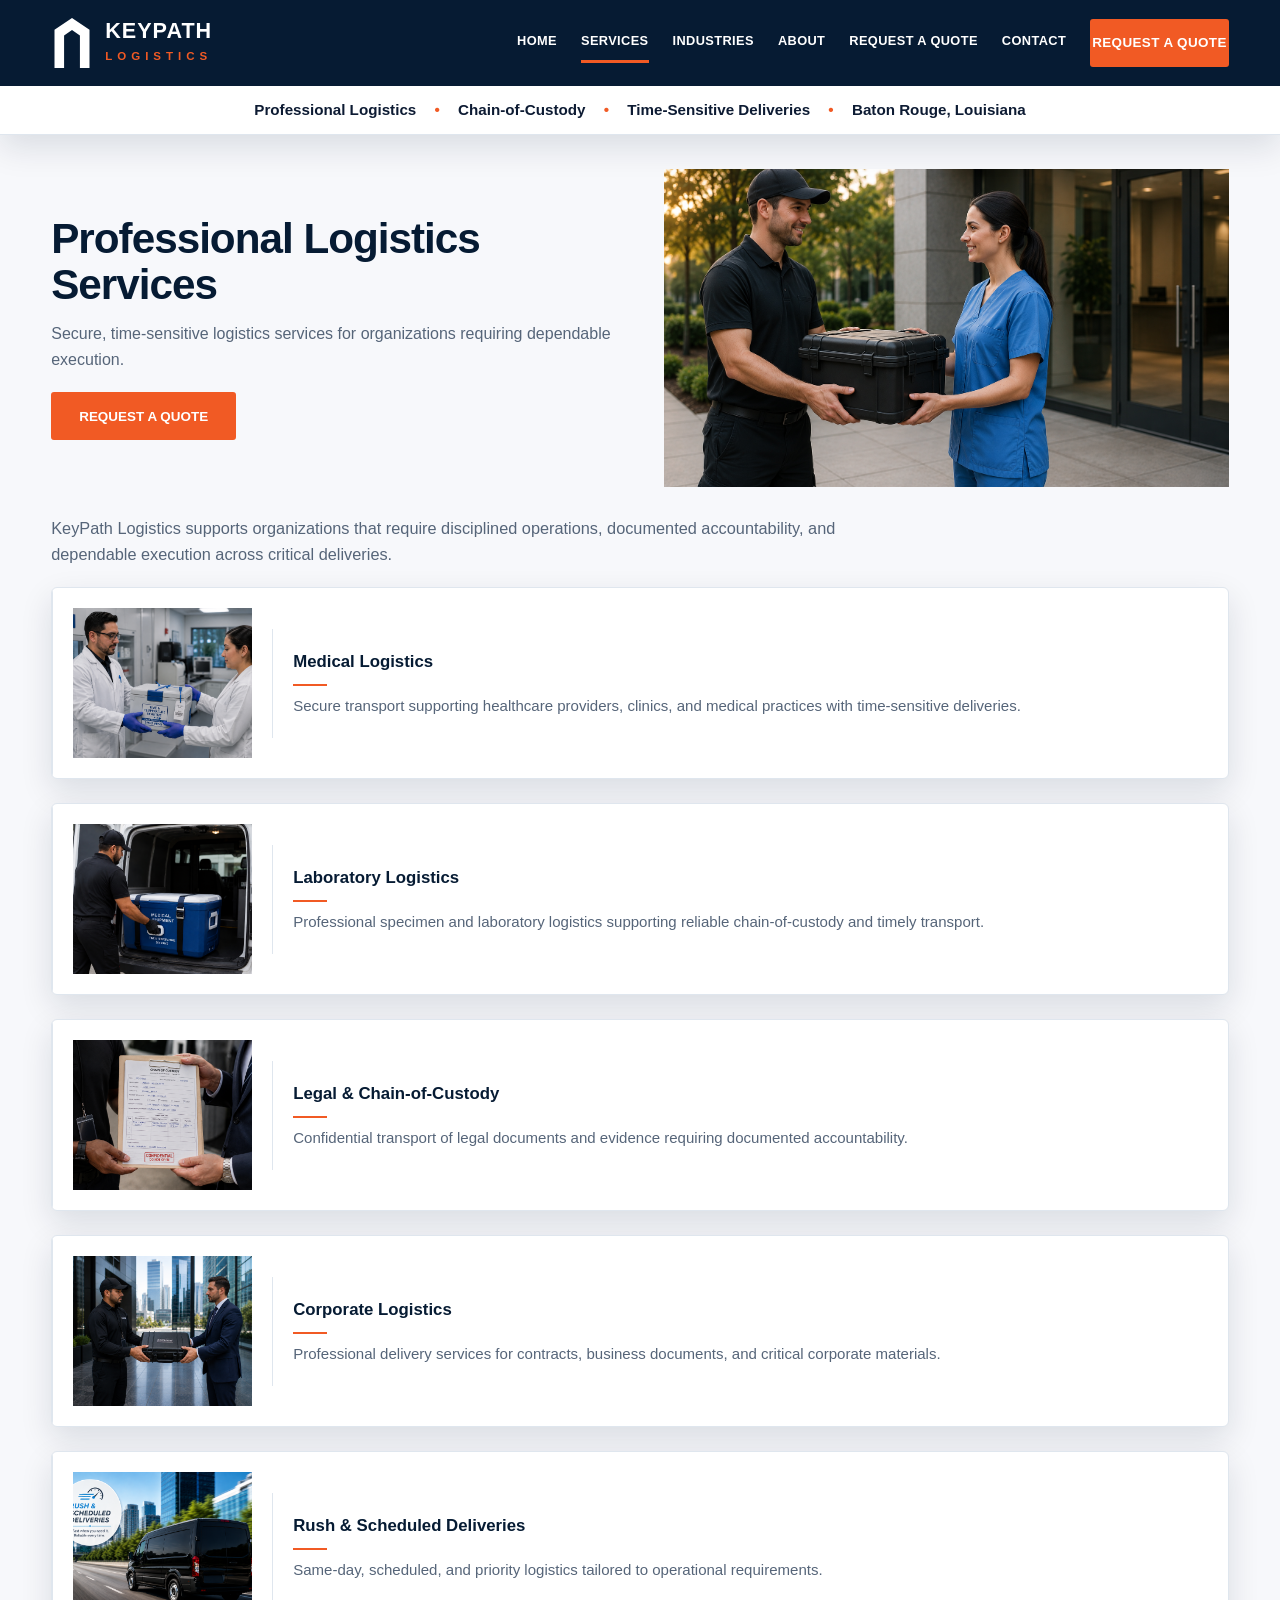
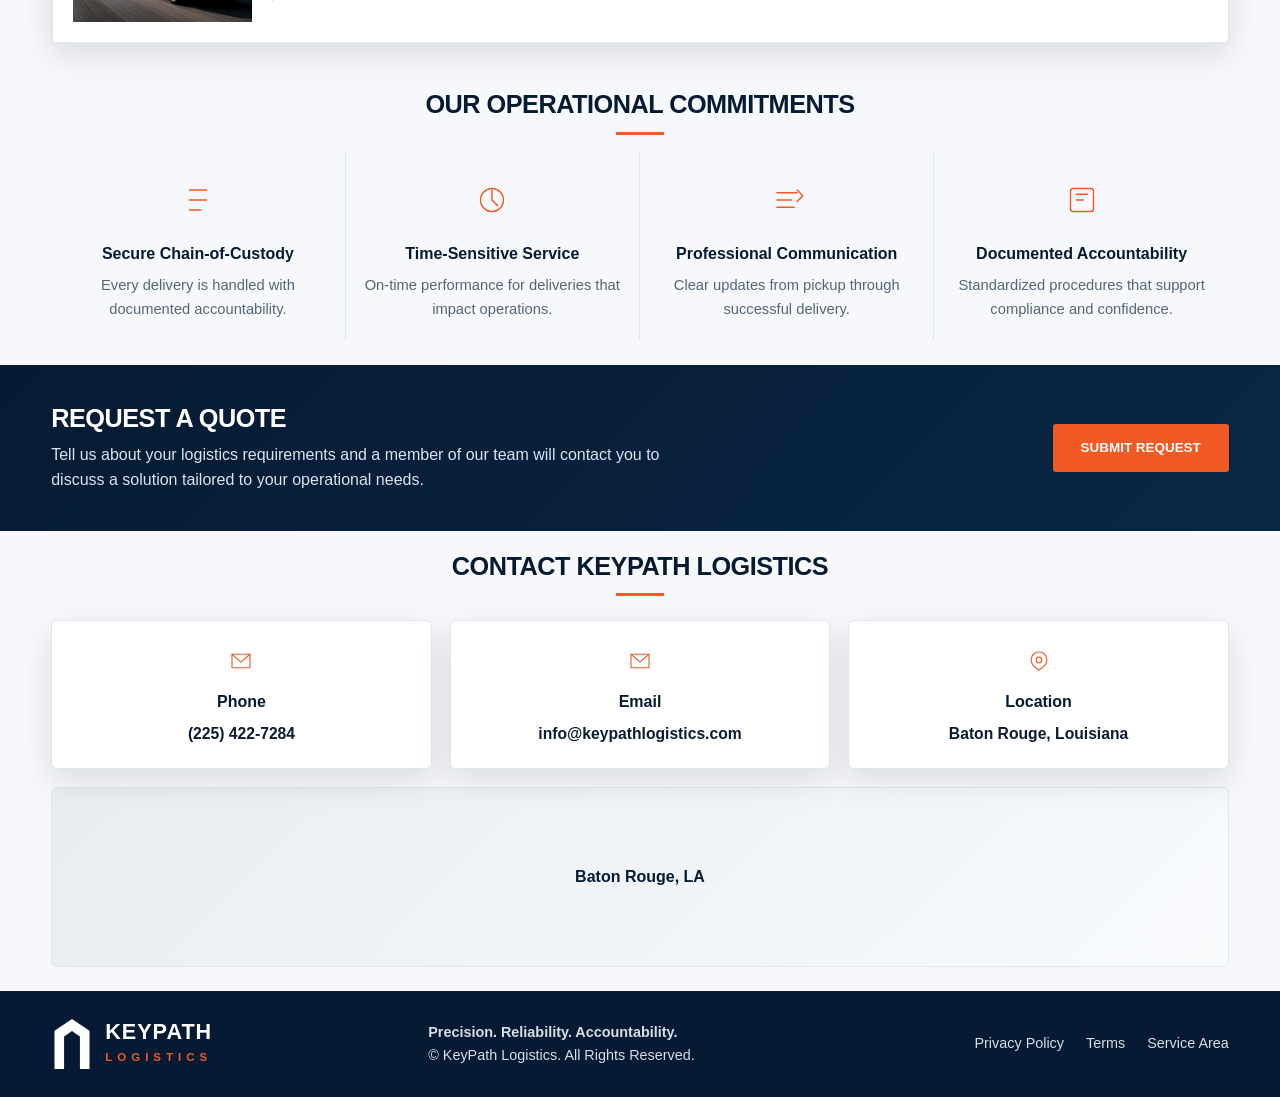
<file: services.html>
<!DOCTYPE html>
<html lang="en">
<head>
  <meta charset="UTF-8"><meta name="viewport" content="width=device-width, initial-scale=1.0">
  <meta name="description" content="KeyPath Logistics offers dependable medical, laboratory, legal, corporate, and rush logistics services with documented accountability in Baton Rouge, Louisiana.">
  <meta name="robots" content="index, follow">
  <link rel="canonical" href="https://keypathlogistics.com/services.html">
  <link rel="icon" href="assets/logo/keypath-icon.svg" type="image/svg+xml">
  <title>Logistics Services | KeyPath Logistics</title>
  <meta property="og:title" content="Logistics Services | KeyPath Logistics">
  <meta property="og:description" content="KeyPath Logistics offers dependable medical, laboratory, legal, corporate, and rush logistics services with documented accountability in Baton Rouge.">
  <meta property="og:type" content="website">
  <meta property="og:url" content="https://keypathlogistics.com/services.html">
  <meta property="og:site_name" content="KeyPath Logistics">
  <meta property="og:image" content="https://keypathlogistics.com/assets/logo/keypath-icon.svg">
  <meta name="twitter:card" content="summary">
  <meta name="twitter:title" content="Logistics Services | KeyPath Logistics">
  <meta name="twitter:description" content="KeyPath Logistics offers dependable medical, laboratory, legal, corporate, and rush logistics services with documented accountability in Baton Rouge.">
  <meta name="twitter:url" content="https://keypathlogistics.com/services.html">
  <meta name="twitter:image" content="https://keypathlogistics.com/assets/logo/keypath-icon.svg">
  <link rel="stylesheet" href="assets/css/styles.css">
</head>
<body>
<header class="topbar"><div class="container nav"><a class="brand" href="index.html"><img src="assets/logo/keypath-icon.svg" alt="KeyPath Logistics"><span><strong>KEYPATH</strong><small>LOGISTICS</small></span></a><nav class="menu" aria-label="Primary navigation"><a href="index.html">Home</a><a class="active" href="services.html">Services</a><a href="industries.html">Industries</a><a href="about.html">About</a><a href="quote.html">Request a Quote</a><a href="contact.html">Contact</a><a class="btn primary" href="quote.html">Request a Quote</a></nav></div><div class="trust">Professional Logistics <span>•</span> Chain-of-Custody <span>•</span> Time-Sensitive Deliveries <span>•</span> Baton Rouge, Louisiana</div></header>
<main>
<section class="page-hero"><div class="container page-hero-grid"><div class="page-hero-copy"><h1>Professional Logistics Services</h1><p>Secure, time-sensitive logistics services for organizations requiring dependable execution.</p><a class="btn primary" href="quote.html">Request a Quote</a></div><div class="page-hero-media"><img src="assets/images/Hero-home.jpg" alt="Professional logistics services and secure delivery support" loading="eager" decoding="async"></div></div></section>
<section class="section services-list-section"><div class="container"><p class="services-intro">KeyPath Logistics supports organizations that require disciplined operations, documented accountability, and dependable execution across critical deliveries.</p><div class="service-rows"><article class="service-row"><div class="service-row-media"><img src="assets/images/medical-specimen-transfer.jpg" alt="Medical logistics detail" loading="lazy" decoding="async"></div><div class="service-row-copy"><h3>Medical Logistics</h3><p>Secure transport supporting healthcare providers, clinics, and medical practices with time-sensitive deliveries.</p></div></article><article class="service-row"><div class="service-row-media"><img src="assets/images/temperature-controlled-delivery.jpg" alt="Laboratory logistics detail" loading="lazy" decoding="async"></div><div class="service-row-copy"><h3>Laboratory Logistics</h3><p>Professional specimen and laboratory logistics supporting reliable chain-of-custody and timely transport.</p></div></article><article class="service-row"><div class="service-row-media"><img src="assets/images/chain-of-custody.jpg" alt="Legal chain-of-custody detail" loading="lazy" decoding="async"></div><div class="service-row-copy"><h3>Legal &amp; Chain-of-Custody</h3><p>Confidential transport of legal documents and evidence requiring documented accountability.</p></div></article><article class="service-row"><div class="service-row-media"><img src="assets/images/secure-courier.jpg" alt="Corporate logistics detail" loading="lazy" decoding="async"></div><div class="service-row-copy"><h3>Corporate Logistics</h3><p>Professional delivery services for contracts, business documents, and critical corporate materials.</p></div></article><article class="service-row"><div class="service-row-media"><img src="assets/images/rush-delivery.jpg" alt="Rush and scheduled deliveries detail" loading="lazy" decoding="async"></div><div class="service-row-copy"><h3>Rush &amp; Scheduled Deliveries</h3><p>Same-day, scheduled, and priority logistics tailored to operational requirements.</p></div></article></div></div></section>
<section class="section light commitments-section"><div class="container"><h2>Our Operational Commitments</h2><div class="commit-grid"><div class="icon-card"><div class="icon"><svg viewBox="0 0 64 64" aria-hidden="true"><path d="M20 18h24"/><path d="M20 32h24"/><path d="M20 46h16"/></svg></div><h3>Secure Chain-of-Custody</h3><p>Every delivery is handled with documented accountability.</p></div><div class="icon-card"><div class="icon"><svg viewBox="0 0 64 64" aria-hidden="true"><circle cx="32" cy="32" r="16"/><path d="M32 18v14l8 8"/></svg></div><h3>Time-Sensitive Service</h3><p>On-time performance for deliveries that impact operations.</p></div><div class="icon-card"><div class="icon"><svg viewBox="0 0 64 64" aria-hidden="true"><path d="M18 22h28"/><path d="M18 32h20"/><path d="M18 42h24"/><path d="M46 18l8 8-8 8"/></svg></div><h3>Professional Communication</h3><p>Clear updates from pickup through successful delivery.</p></div><div class="icon-card"><div class="icon"><svg viewBox="0 0 64 64" aria-hidden="true"><rect x="16" y="16" width="32" height="32" rx="4"/><path d="M24 24h16M24 32h10"/></svg></div><h3>Documented Accountability</h3><p>Standardized procedures that support compliance and confidence.</p></div></div></div></section>
<section class="cta-band"><div class="container cta-flex"><div><h2>Request a Quote</h2><p>Tell us about your logistics requirements and a member of our team will contact you to discuss a solution tailored to your operational needs.</p></div><a class="btn primary" href="quote.html">Submit Request</a></div></section>
<section class="section tight contact-section"><div class="container"><h2>Contact KeyPath Logistics</h2><div class="contact-cards"><div class="contact-card"><div class="icon"><svg viewBox="0 0 64 64" aria-hidden="true"><path d="M16 20h32v24H16z"/><path d="M16 20l16 14 16-14"/></svg></div><h3>Phone</h3><p>(225) 422-7284</p></div><div class="contact-card"><div class="icon"><svg viewBox="0 0 64 64" aria-hidden="true"><path d="M16 20h32v24H16z"/><path d="M16 20l16 14 16-14"/></svg></div><h3>Email</h3><p>info@keypathlogistics.com</p></div><div class="contact-card"><div class="icon"><svg viewBox="0 0 64 64" aria-hidden="true"><path d="M32 16c-8 0-14 6-14 14 0 10 14 18 14 18s14-8 14-18c0-8-6-14-14-14z"/><circle cx="32" cy="30" r="5"/></svg></div><h3>Location</h3><p>Baton Rouge, Louisiana</p></div></div><div class="map">Baton Rouge, LA</div></div></section>
</main>
<footer class="footer"><div class="container footer-grid"><a class="brand" href="index.html"><img src="assets/logo/keypath-icon.svg" alt="KeyPath Logistics"><span><strong>KEYPATH</strong><small>LOGISTICS</small></span></a><p><strong>Precision. Reliability. Accountability.</strong><br>© KeyPath Logistics. All Rights Reserved.</p><div class="footer-links"><span>Privacy Policy</span><span>Terms</span><span>Service Area</span></div></div></footer>
</body>
</html>
</file>
<file: assets/css/styles.css>
:root{
  --navy:#061b33;
  --navy2:#092744;
  --orange:#f15a24;
  --text:#0d1b33;
  --muted:#566579;
  --light:#f6f8fb;
  --white:#fff;
  --border:#dfe6ee;
  --shadow:0 12px 32px rgba(6,27,51,.12);
}
*{box-sizing:border-box}
html{scroll-behavior:smooth}
body{margin:0;font-family:Arial,Helvetica,sans-serif;color:var(--text);line-height:1.6;background:#f7f8fb}
a{text-decoration:none;color:inherit}
a:hover,a:focus-visible{outline:none}
a:focus-visible{box-shadow:0 0 0 3px rgba(241,90,36,.35)}
img{max-width:100%;display:block;height:auto}
.container{width:min(1180px,92%);margin:auto}
.topbar{background:var(--navy);color:white;position:sticky;top:0;z-index:50;box-shadow:var(--shadow)}
.nav{min-height:86px;display:flex;align-items:center;gap:28px;padding:18px 0}
.brand{display:flex;align-items:center;gap:12px;min-width:max-content}
.brand img{width:42px;height:50px}
.brand strong{display:block;font-size:1.35rem;letter-spacing:1px;line-height:1}
.brand small{display:block;color:var(--orange);font-weight:800;letter-spacing:5px;font-size:.72rem;margin-top:5px}
.menu{margin-left:auto;display:flex;gap:24px;align-items:center;text-transform:uppercase;font-size:.8rem;font-weight:800;letter-spacing:.03em}
.menu a{padding:8px 0;border-bottom:3px solid transparent}
.menu a.active,.menu a:hover{color:white;border-bottom-color:var(--orange)}
.btn{display:inline-flex;align-items:center;justify-content:center;min-height:48px;padding:0 26px;border-radius:3px;border:2px solid var(--orange);font-weight:900;text-transform:uppercase;font-size:.84rem}
.btn.primary{background:var(--orange);color:white}
.btn.outline{background:white;color:var(--orange)}
.btn.primary:hover{background:#d94d1f}
.trust{background:white;color:var(--text);text-align:center;padding:12px 16px;border-bottom:1px solid var(--border);font-size:.95rem;font-weight:600}
.trust span{color:var(--orange);padding:0 14px}
.hero{min-height:430px;display:flex;align-items:center;background:#f7f8fb;padding:16px 0 22px}
.hero.home{min-height:430px}
.hero-grid{display:grid;grid-template-columns:1fr 1.12fr;gap:18px;align-items:center}
.hero-copy{max-width:560px;padding:4px 0}
.hero-media{display:flex;justify-content:flex-end}
.hero-media img{width:100%;max-width:760px;aspect-ratio:16/9;height:auto;object-fit:cover;border-radius:0;box-shadow:none}
.hero h1{font-size:clamp(2rem,3.2vw,2.9rem);line-height:1.05;letter-spacing:-1px;margin:0 0 14px;color:var(--navy);text-align:left}
.hero h2{font-size:1.15rem;line-height:1.3;margin:0 0 12px;text-transform:none;text-align:left;letter-spacing:0}
.hero h2:after{display:none}
.hero p{font-size:1rem;margin:0 0 20px;color:var(--muted)}
.section{padding:34px 0}
.section.tight{padding:20px 0 24px}
.light{background:var(--light)}
h2{text-align:center;text-transform:uppercase;font-size:1.58rem;line-height:1.2;margin:0 0 16px;letter-spacing:-.5px;color:var(--navy)}
h2:after{content:"";display:block;width:48px;height:3px;background:var(--orange);margin:12px auto 0}
.center{text-align:center}
.intro{max-width:850px;margin:0 auto 36px;font-size:1.12rem}
.grid{display:grid;gap:18px}
.grid.four{grid-template-columns:repeat(4,1fr)}
.grid.five{grid-template-columns:repeat(5,1fr)}
.grid.three{grid-template-columns:repeat(3,1fr)}
.grid.two{grid-template-columns:repeat(2,1fr)}
.services-grid .card,.industries-grid .card{min-height:100%}
.home-why{padding-top:16px;padding-bottom:18px}
.home-why h2{margin-bottom:14px}
.home-services{padding-top:14px;padding-bottom:24px}
.home-services h2{margin-bottom:14px}
.home-industries{padding-top:16px;padding-bottom:24px}
.home-industries h2{margin-bottom:14px}
.home-commitments{padding-top:16px;padding-bottom:12px}
.home-commitments h2{margin-bottom:14px}
.about-quote{padding:8px 0 0}
.icon-card{text-align:center;padding:20px 14px;border-right:1px solid var(--border);background:transparent}
.icon-card:last-child{border-right:0}
.icon{display:flex;align-items:center;justify-content:center;height:58px;color:var(--orange);line-height:1}
.icon svg{width:46px;height:46px;stroke:currentColor;stroke-width:2;fill:none;stroke-linecap:round;stroke-linejoin:round}
.icon-card h3{margin:12px 0 8px;font-size:1rem;color:var(--navy)}
.icon-card p{margin:0;font-size:.92rem;color:var(--muted)}
.card{background:white;border:1px solid var(--border);box-shadow:var(--shadow);overflow:hidden;border-radius:6px}
.card img{height:148px;width:100%;object-fit:cover}
.card-body{padding:18px 18px 20px}
.card h3{margin:0 0 8px;font-size:1rem;color:var(--navy)}
.card h3:after{content:"";display:block;width:34px;height:2px;background:var(--orange);margin-top:8px}
.card p{margin:0 0 10px;font-size:.9rem;color:var(--muted)}
.card ul{margin:12px 0 0;padding-left:18px;font-size:.9rem}
.dark-title{display:flex;flex-direction:column;justify-content:flex-end}
.dark-title img{height:148px}
.dark-title h3{background:var(--navy);color:white;text-align:center;margin:0;padding:16px 12px;font-size:.95rem;text-transform:uppercase;letter-spacing:.03em}
.dark-title h3:after{display:none}
.service-row{display:grid;grid-template-columns:280px 90px 1fr 240px 190px;align-items:center;background:white;border:1px solid var(--border);box-shadow:var(--shadow);margin-bottom:10px}
.service-row img{width:100%;height:150px;object-fit:cover}
.service-row .icon{font-size:2.3rem;text-align:center}
.service-row>div{padding:20px;border-left:1px solid var(--border)}
.service-row ul{margin:8px 0 0;padding-left:18px;font-size:.9rem}
.commit{display:grid;grid-template-columns:repeat(4,1fr);gap:0}
.commit .icon-card{border-right:1px solid var(--border)}
.about-quote{padding:6px 0 0}
.about-quote-grid{display:grid;grid-template-columns:1.2fr .8fr;gap:20px;align-items:stretch}
.about-panel{display:grid;grid-template-columns:1fr 1fr;gap:0;overflow:hidden;background:white;border:1px solid var(--border);box-shadow:var(--shadow)}
.about-visual img{width:100%;height:100%;min-height:300px;object-fit:cover}
.about-copy{padding:38px 36px;display:flex;flex-direction:column;justify-content:center}
.about-copy h2{text-align:left;margin:0 0 16px}
.about-copy h2:after{margin:12px 0 0}
.about-copy p{color:var(--muted);margin:0 0 22px}
.quote-panel{background:linear-gradient(135deg,var(--navy),var(--navy2));color:white;padding:42px 36px;display:flex;flex-direction:column;justify-content:center;min-height:300px}
.quote-panel h2{text-align:left;color:white;margin:0 0 12px}
.quote-panel h2:after{display:none}
.quote-panel p{color:#d9e4f0;margin:0 0 24px;max-width:460px}
.quote-grid{display:grid;grid-template-columns:1.45fr .85fr;gap:30px}
.form,.expect,.contact-card,.panel{background:white;border:1px solid var(--border);box-shadow:var(--shadow);padding:28px}
.form{display:grid;grid-template-columns:1fr 1fr;gap:16px}
.form h3{grid-column:1/-1;margin:0;text-transform:uppercase}
.form label{font-size:.86rem;font-weight:800}
.form input,.form select,.form textarea{width:100%;margin-top:6px;min-height:42px;border:1px solid #cbd5df;border-radius:3px;padding:10px;font:inherit}
.form textarea,.form .full{grid-column:1/-1}
.form button{grid-column:1/-1;min-height:56px}
.expect h3{text-align:center;text-transform:uppercase}
.expect li{margin-bottom:28px}
.privacy{background:var(--light);border-left:4px solid var(--orange);padding:18px;margin-top:30px}
.contact-section{padding-top:44px}
.contact-cards{display:grid;grid-template-columns:repeat(3,1fr);gap:18px;margin-top:24px}
.contact-card{background:white;border:1px solid var(--border);box-shadow:var(--shadow);padding:22px 20px;text-align:center;border-radius:6px}
.contact-card .icon{font-size:2.6rem;height:auto}
.contact-card .icon svg{width:36px;height:36px}
.contact-card h3{margin:10px 0 6px;color:var(--navy);font-size:1rem}
.contact-card p{font-size:.98rem;font-weight:800;margin:0;color:var(--text)}
.map{height:180px;background:linear-gradient(135deg,#e9edf2,#f8fafc);border:1px solid var(--border);display:grid;place-items:center;color:var(--navy);font-weight:800;margin-top:18px;border-radius:6px}
.footer{background:var(--navy);color:white;padding:28px 0}
.footer-grid{display:grid;grid-template-columns:1fr 1.2fr 1fr;gap:24px;align-items:center}
.footer p{color:#d6dee8;margin:0;font-size:.9rem}
.footer-links{display:flex;gap:22px;justify-content:flex-end;font-size:.9rem}
.footer-links span{color:#d6dee8}
.footer-links a:hover{color:var(--orange)}
.note{font-size:.9rem;color:var(--muted)}
.page-hero{padding:34px 0 18px;background:#f7f8fb}
.page-hero-grid{display:grid;grid-template-columns:1.02fr .98fr;gap:24px;align-items:center}
.page-hero-copy h1{font-size:clamp(2.1rem,3.3vw,2.95rem);line-height:1.08;letter-spacing:-1px;margin:0 0 14px;color:var(--navy)}
.page-hero-copy p{font-size:1rem;max-width:560px;color:var(--muted);margin:0 0 20px}
.page-hero-media img{width:100%;aspect-ratio:16/9;object-fit:cover;border-radius:0;box-shadow:none}
.services-list-section{padding-top:10px;padding-bottom:24px}
.services-intro{max-width:860px;margin:0 0 20px;font-size:1.02rem;color:var(--muted)}
.service-rows{display:grid;gap:14px}
.service-row{display:grid;grid-template-columns:220px 1fr;gap:0;overflow:hidden;background:white;border:1px solid var(--border);box-shadow:var(--shadow);border-radius:6px}
.service-row-media img{width:100%;height:100%;min-height:150px;object-fit:cover}
.service-row-copy{padding:22px 24px;display:flex;flex-direction:column;justify-content:center}
.service-row-copy h3{margin:0 0 8px;font-size:1.05rem;color:var(--navy)}
.service-row-copy h3:after{content:"";display:block;width:34px;height:2px;background:var(--orange);margin-top:8px}
.service-row-copy p{margin:0;color:var(--muted);font-size:.94rem}
.commitments-section{padding-top:12px;padding-bottom:24px}
.commit-grid{display:grid;grid-template-columns:repeat(4,1fr);gap:0}
.commit-grid .icon-card{border-right:1px solid var(--border);padding:20px 16px}
.commit-grid .icon-card:last-child{border-right:0}
.cta-band{background:linear-gradient(135deg,var(--navy),var(--navy2));color:white;padding:38px 0}
.cta-flex{display:flex;align-items:center;justify-content:space-between;gap:24px}
.cta-flex h2{color:white;text-align:left;margin:0 0 8px}
.cta-flex h2:after{display:none}
.cta-flex p{color:#d9e4f0;max-width:640px;margin:0}
.industries-list-section{padding-top:10px;padding-bottom:24px}
.industry-grid{display:grid;grid-template-columns:repeat(3,1fr);gap:18px}
.industry-card{background:white;border:1px solid var(--border);box-shadow:var(--shadow);overflow:hidden;border-radius:6px}
.industry-card-media img{width:100%;height:160px;object-fit:cover}
.industry-card-copy{padding:18px 20px 20px}
.industry-card-copy h3{margin:0 0 8px;font-size:1.02rem;color:var(--navy)}
.industry-card-copy h3:after{content:"";display:block;width:34px;height:2px;background:var(--orange);margin-top:8px}
.industry-card-copy p{margin:0;color:var(--muted);font-size:.92rem}
.about-intro{padding-top:12px;padding-bottom:22px}
.about-grid{display:grid;grid-template-columns:repeat(2,1fr);gap:20px}
.about-card{background:white;border:1px solid var(--border);box-shadow:var(--shadow);padding:24px 26px;border-radius:6px}
.about-card h2{margin:0 0 12px;text-align:left;font-size:1.4rem}
.about-card h2:after{margin:10px 0 0;text-align:left}
.about-card p{margin:0;color:var(--muted)}
.about-approach{padding-top:8px;padding-bottom:24px}
.about-choose{padding-top:6px;padding-bottom:24px}
.about-choose-grid{display:grid;grid-template-columns:1.05fr .95fr;gap:20px;align-items:stretch}
.about-quote-panel{background:linear-gradient(135deg,var(--navy),var(--navy2));color:white;padding:34px 32px;display:flex;flex-direction:column;justify-content:center;min-height:300px;border-radius:6px}
.about-quote-panel h2{color:white;text-align:left;margin:0 0 12px}
.about-quote-panel h2:after{display:none}
.about-quote-panel p{color:#d9e4f0;margin:0 0 20px;max-width:500px}
.about-visual-block img{width:100%;height:100%;min-height:300px;object-fit:cover;border-radius:6px;box-shadow:var(--shadow)}
.quote-section{padding-top:10px;padding-bottom:26px}
.quote-grid{display:grid;grid-template-columns:1.15fr .85fr;gap:20px;align-items:start}
.quote-form-panel,.what-to-expect{background:white;border:1px solid var(--border);box-shadow:var(--shadow);padding:26px 28px;border-radius:6px}
.quote-form-panel h2{margin:0 0 10px;text-align:left}
.quote-form-panel h2:after{margin:10px 0 0}
.quote-form-panel p{margin:0 0 18px;color:var(--muted)}
.form{display:grid;grid-template-columns:1fr 1fr;gap:14px}
.form label{font-size:.9rem;font-weight:700;color:var(--navy)}
.form input,.form select,.form textarea{width:100%;margin-top:6px;min-height:44px;border:1px solid #cbd5df;border-radius:3px;padding:10px 12px;font:inherit}
.form textarea{min-height:110px}
.form .full{grid-column:1/-1}
.form .btn{grid-column:1/-1;border:none;min-height:48px}
.what-to-expect h3{margin:0 0 14px;font-size:1.15rem;color:var(--navy)}
.what-to-expect ul{margin:0 0 18px;padding-left:18px;color:var(--muted)}
.what-to-expect li{margin-bottom:10px}
.privacy{background:var(--light);border-left:4px solid var(--orange);padding:14px 16px;color:var(--muted);font-size:.92rem}
.quote-hero{padding-bottom:14px}
.contact-hero .page-hero-copy{max-width:560px}
.contact-hero .page-hero-media img{height:280px;object-fit:cover}
.contact-overview{padding-top:10px;padding-bottom:8px}
.contact-cards-grid{display:grid;grid-template-columns:repeat(3,1fr);gap:18px}
.contact-detail-card{background:white;border:1px solid var(--border);box-shadow:var(--shadow);padding:24px 20px;border-radius:6px;text-align:center}
.contact-detail-card h3{margin:0 0 10px;color:var(--navy)}
.contact-detail-card p{margin:0;color:var(--muted)}
.contact-info-grid-section{padding-top:6px;padding-bottom:20px}
.contact-info-grid{display:grid;grid-template-columns:repeat(2,1fr);gap:18px}
.contact-info-card{background:white;border:1px solid var(--border);box-shadow:var(--shadow);padding:24px 22px;border-radius:6px}
.contact-info-card h3{margin:0 0 10px;color:var(--navy)}
.contact-info-card p{margin:0;color:var(--muted)}
.location-section{padding-top:6px;padding-bottom:24px}
.location-grid{display:grid;grid-template-columns:.95fr 1.05fr;gap:18px;align-items:stretch}
.location-card,.map-card{background:white;border:1px solid var(--border);box-shadow:var(--shadow);padding:24px 22px;border-radius:6px}
.location-card h3{margin:0 0 10px;color:var(--navy)}
.location-card p{margin:0;color:var(--muted)}
.map-card .map{height:220px;margin-top:0}
.contact-section{padding-top:34px}
@media(max-width:1050px){
  .nav{height:auto;flex-direction:column;padding:18px 0}.menu{margin:0;flex-wrap:wrap;justify-content:center}.menu .btn{display:none}
  .container{width:min(1180px,94%)}
  .grid.five,.grid.four,.grid.three,.grid.two,.commit,.quote-grid,.contact-cards,.footer-grid,.about-panel,.about-quote-grid{grid-template-columns:1fr}
  .service-row{grid-template-columns:1fr}.service-row>div{border-left:0;border-top:1px solid var(--border)}
  .icon-card{border-right:0;border-bottom:1px solid var(--border)}
  .cta-flex{flex-direction:column;align-items:flex-start}.form{grid-template-columns:1fr}
  .hero-grid{grid-template-columns:1fr}
  .hero-media img{max-width:none;height:320px}
  .about-visual img{min-height:240px}
  .quote-panel{min-height:auto}
}
@media(max-width:640px){
  .trust{font-size:.8rem}.trust span{padding:0 5px}
  .brand{min-width:0}
  .brand strong{font-size:1.1rem}
  .menu{gap:12px}
  .hero{min-height:auto;padding:24px 0 30px}
  .section{padding:42px 0}.hero h1{font-size:2.1rem}.hero-copy{padding:0 0 20px}.about-copy,.quote-panel{padding:28px 24px}.card img{height:150px}
}
</file>
